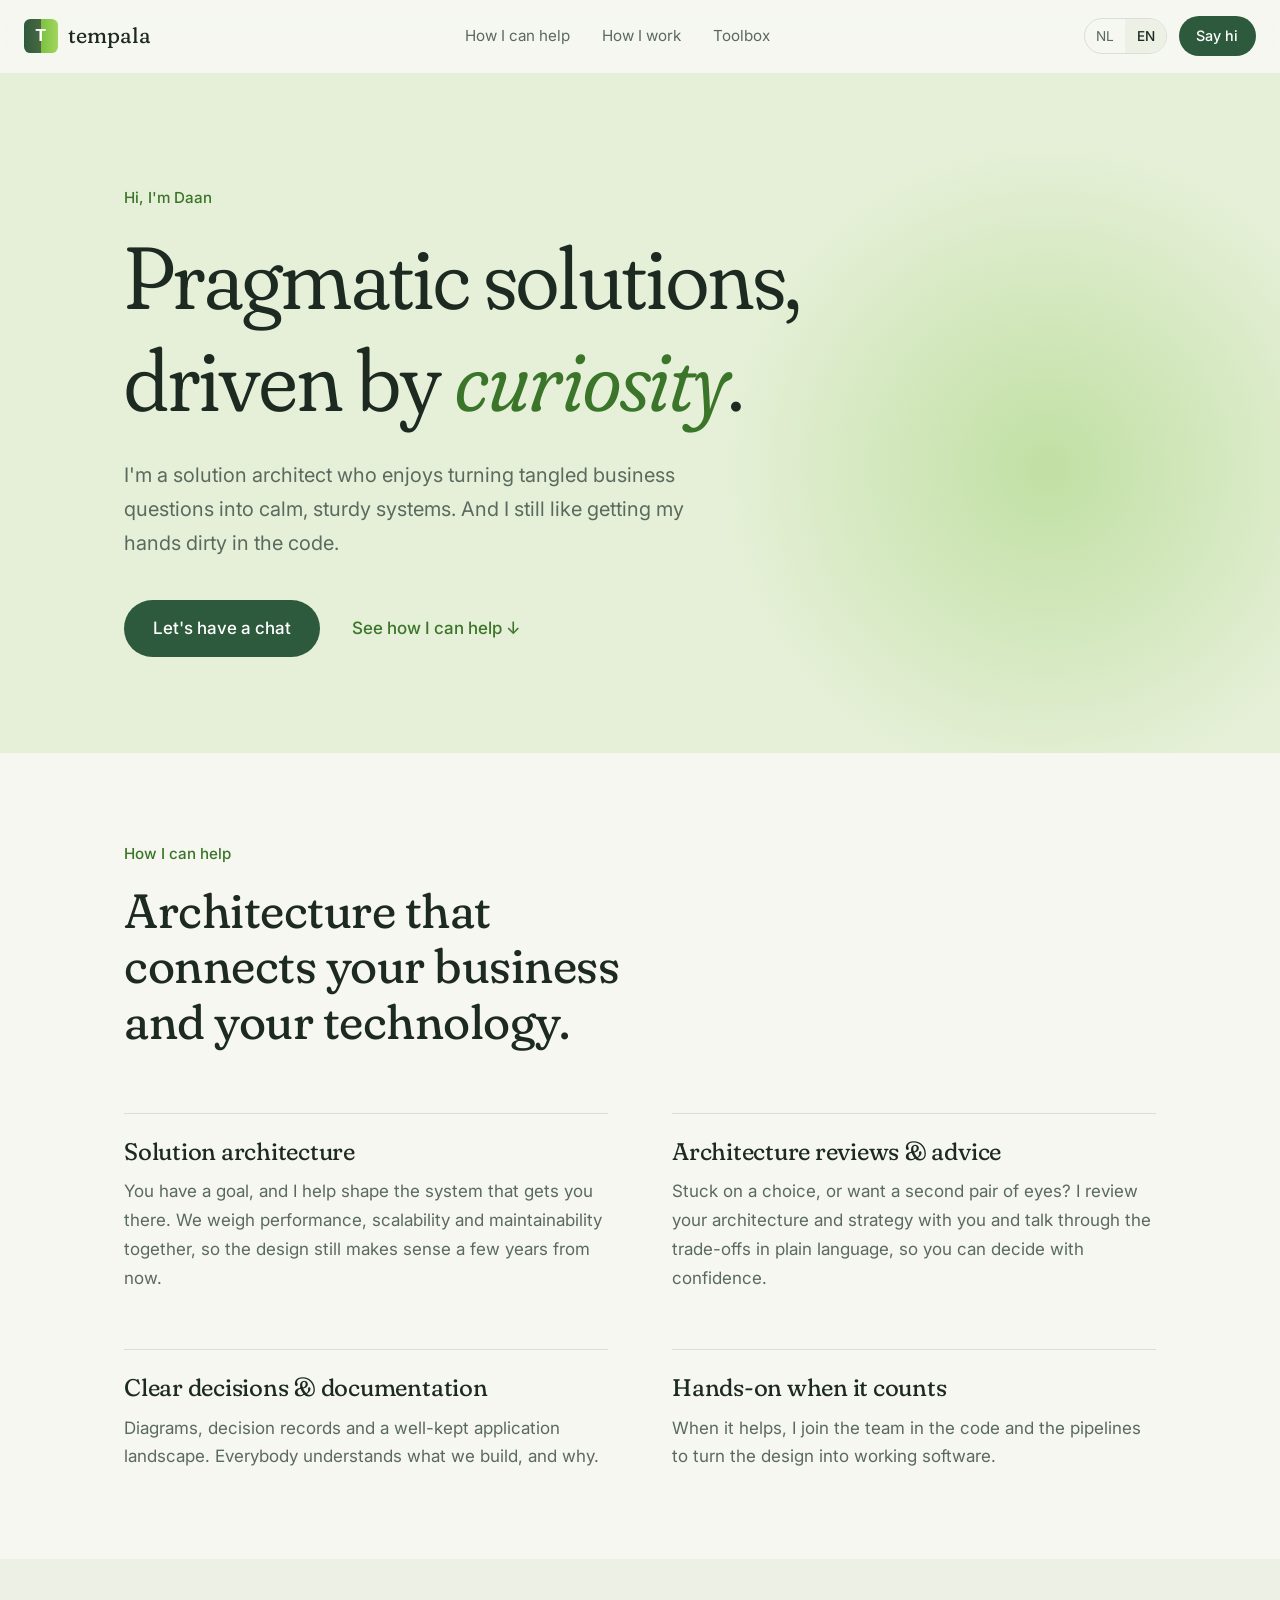
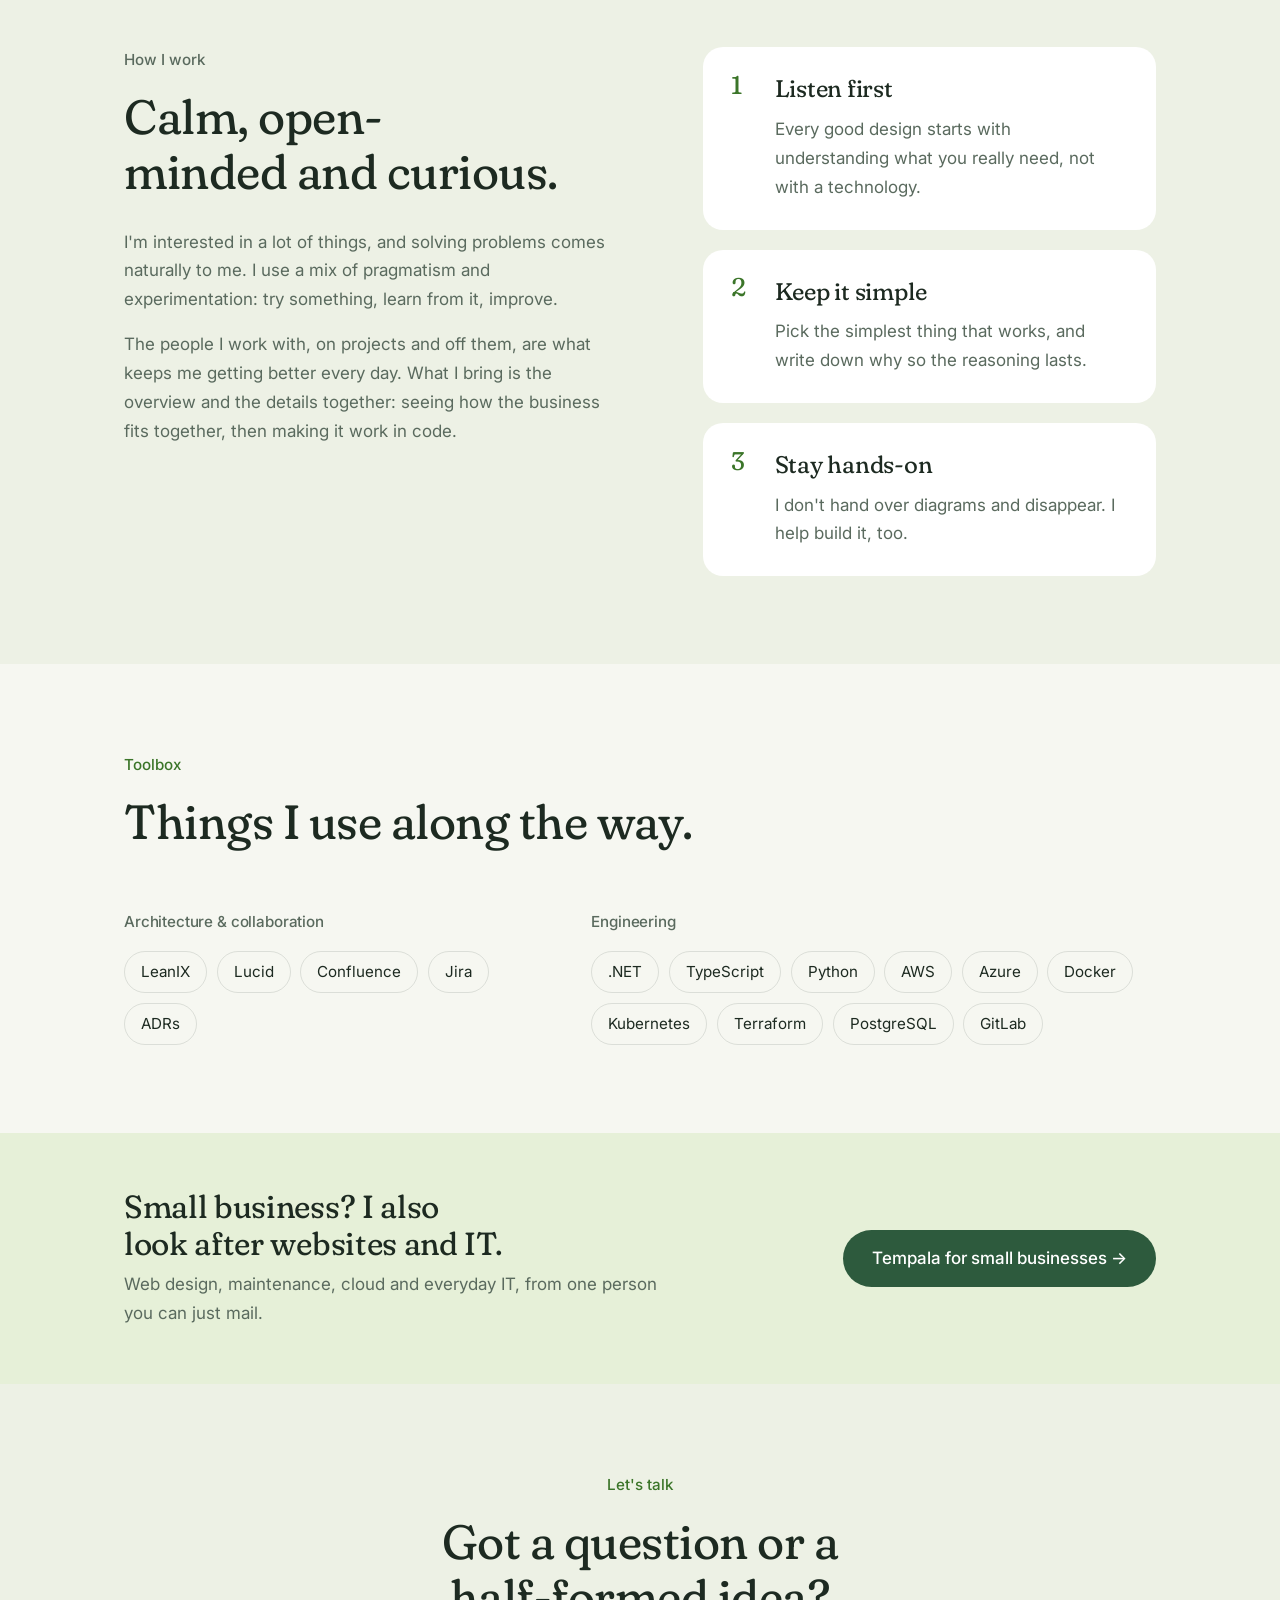
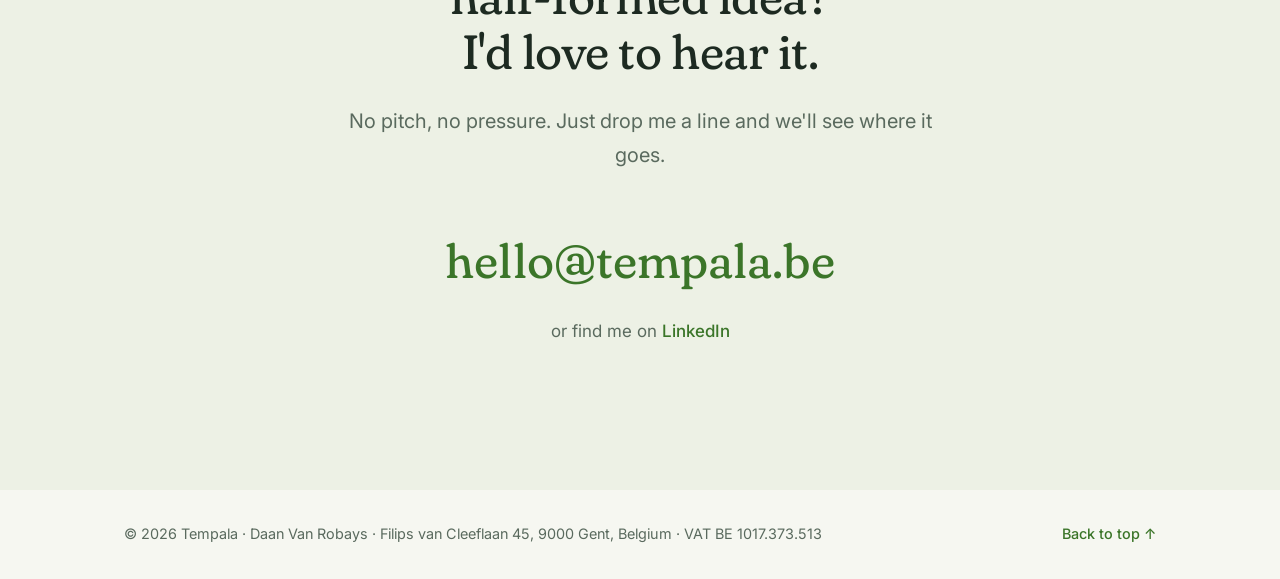
<file: index.html>
<!DOCTYPE html>
<html lang="en">
<head>
    <meta charset="UTF-8">
    <meta name="viewport" content="width=device-width, initial-scale=1.0">
    <title>Tempala</title>
    <link rel="alternate" hreflang="en" href="https://tempala.be/en/">
    <link rel="alternate" hreflang="nl" href="https://tempala.be/nl/">
    <link rel="alternate" hreflang="x-default" href="https://tempala.be/">
    <link rel="icon" type="image/svg+xml" href="favicon.svg">
    <link rel="apple-touch-icon" href="apple-touch-icon.png">
    <script>
        // Send the visitor to their language: saved choice first, then the device locale
        (function () {
            var supported = ['en', 'nl'];
            var lang = null;
            try {
                lang = localStorage.getItem('lang');
            } catch (e) {}
            if (supported.indexOf(lang) === -1) {
                lang = 'en';
                var preferred = navigator.languages || [navigator.language];
                for (var i = 0; i < preferred.length; i++) {
                    var code = (preferred[i] || '').toLowerCase().split('-')[0];
                    if (supported.indexOf(code) !== -1) {
                        lang = code;
                        break;
                    }
                }
            }
            location.replace(lang + '/index.html' + location.hash);
        })();
    </script>
    <noscript><meta http-equiv="refresh" content="0; url=en/index.html"></noscript>
</head>
<body>
    <p><a href="en/index.html">English</a> · <a href="nl/index.html">Nederlands</a></p>
</body>
</html>
</file>
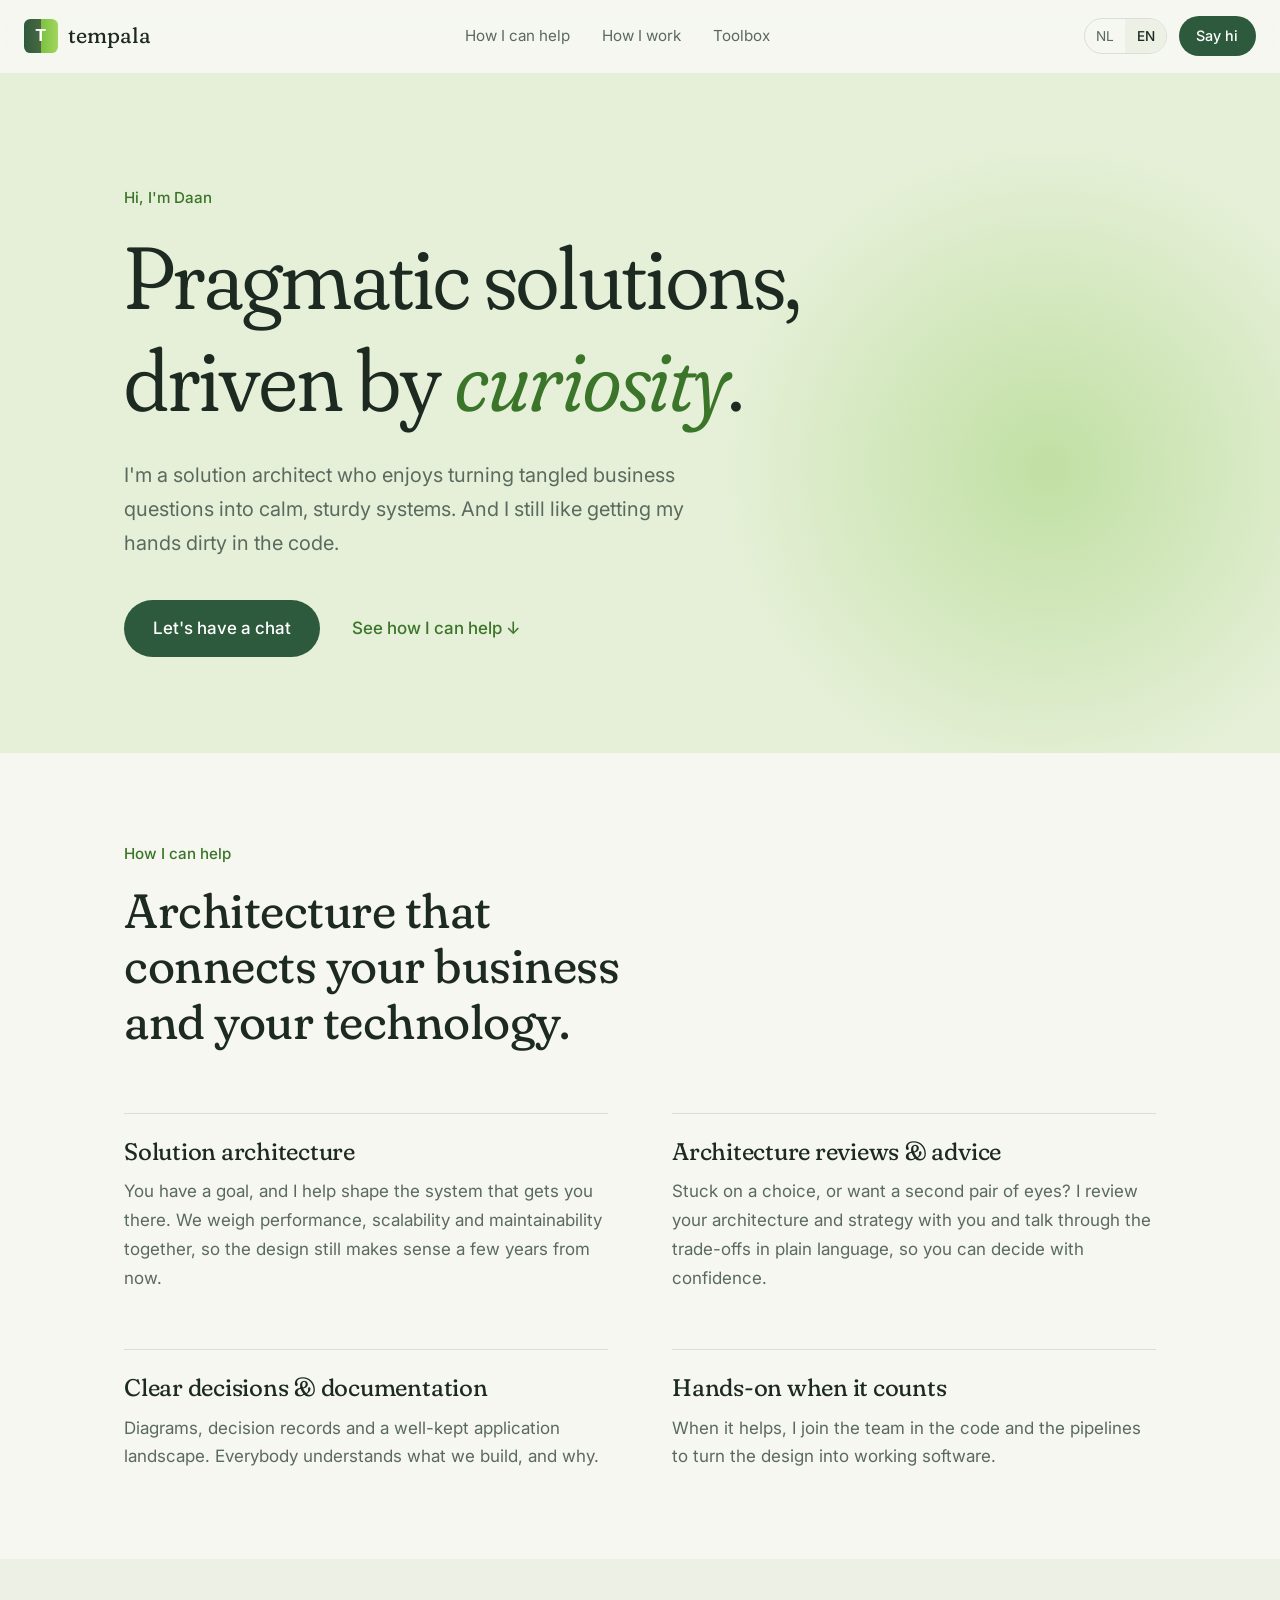
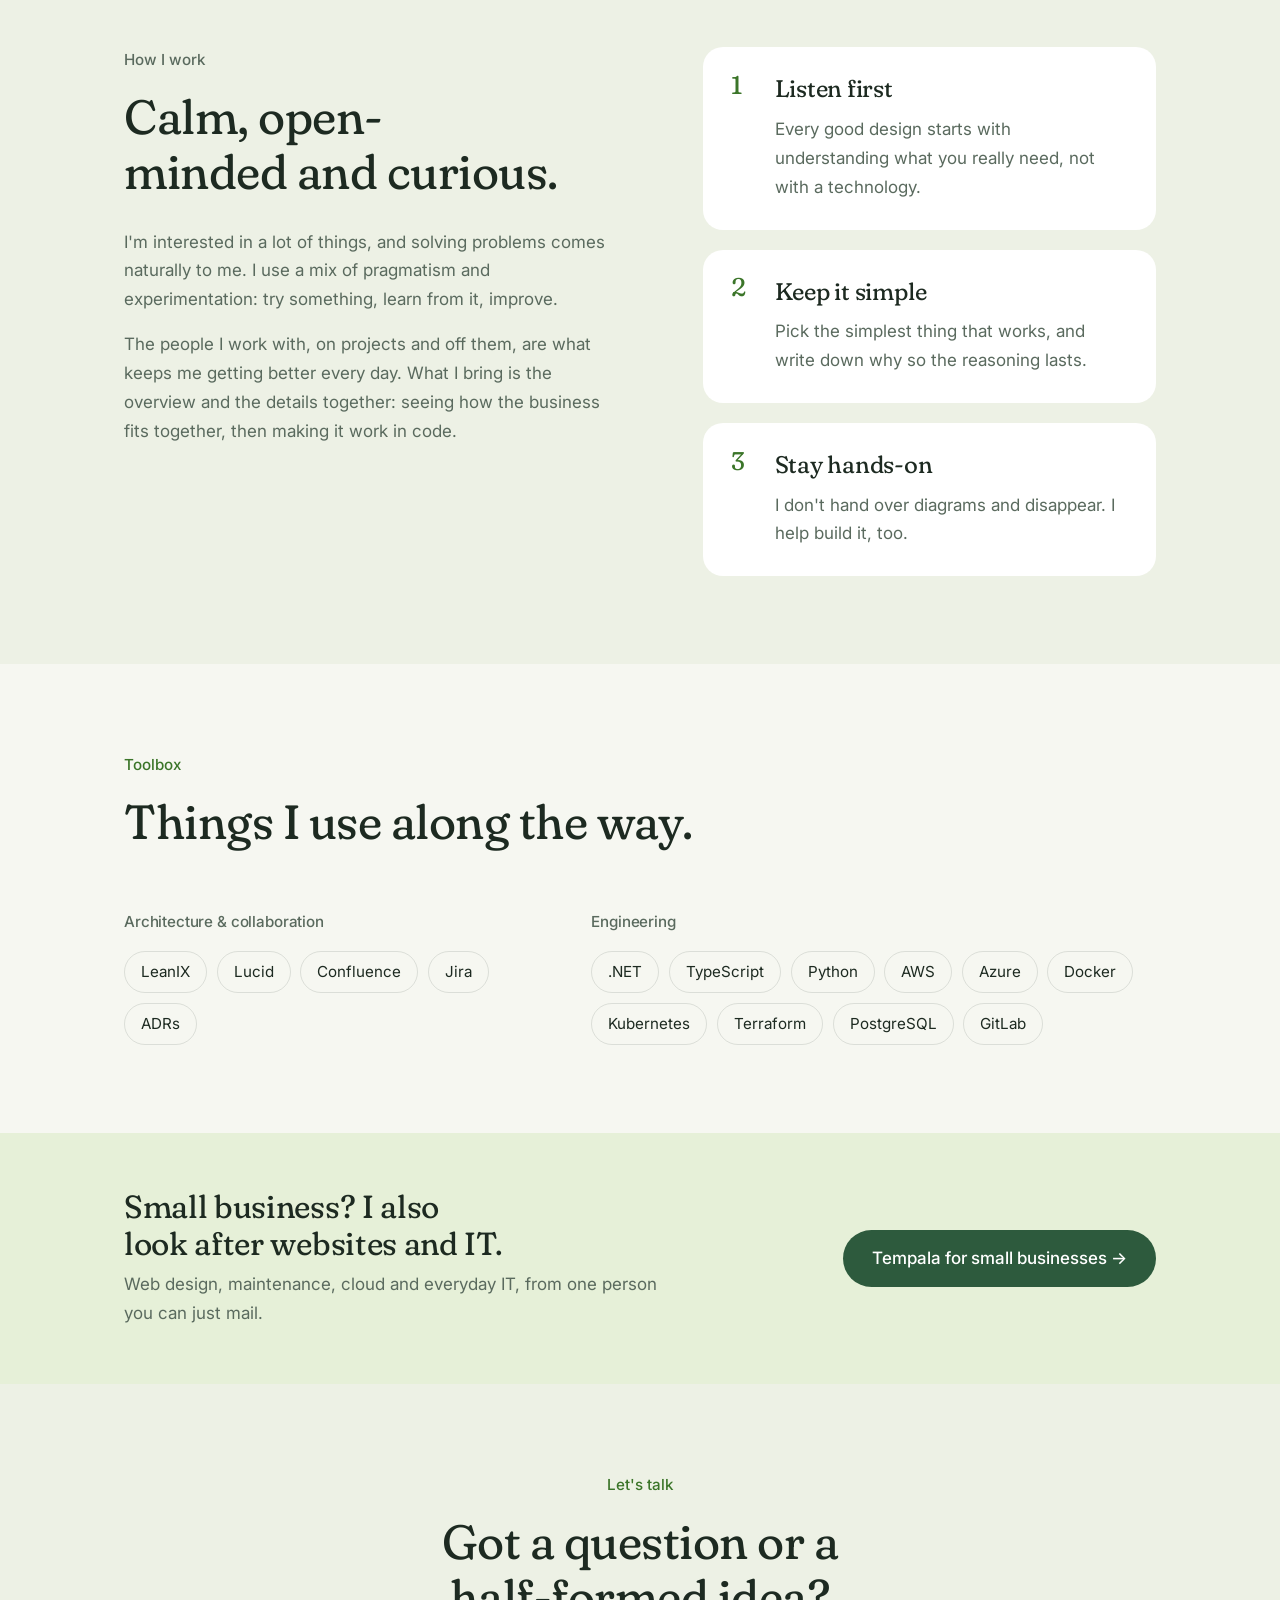
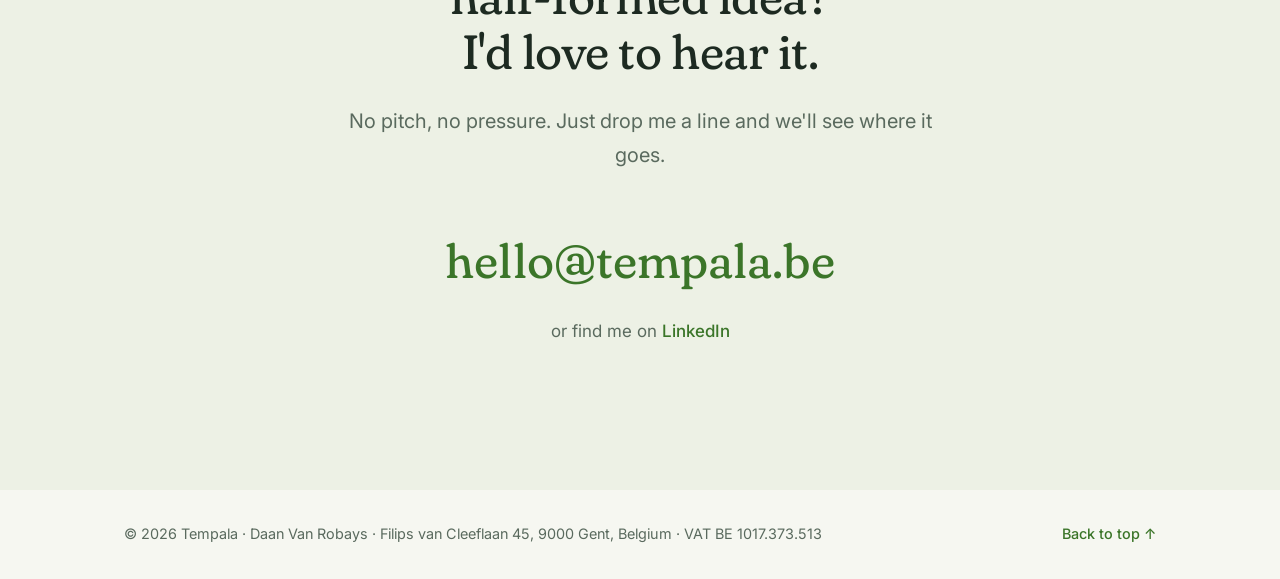
<file: en/index.html>
<!DOCTYPE html>
<html lang="en">
<head>
    <meta charset="UTF-8">
    <meta name="viewport" content="width=device-width, initial-scale=1.0">
    <title>Tempala | Solution architecture by Daan Van Robays</title>
    <meta name="description" content="Hi, I'm Daan, a solution architect in Ghent, Belgium. Through Tempala I help teams turn business goals into calm, sturdy systems with solution architecture, technical advice and hands-on engineering.">
    <meta name="robots" content="index, follow">
    <meta name="author" content="Daan Van Robays">
    <meta name="theme-color" content="#e6f0d8">
    <meta property="og:type" content="website">
    <meta property="og:site_name" content="Tempala">
    <meta property="og:title" content="Tempala | Solution architecture by Daan Van Robays">
    <meta property="og:description" content="Hi, I'm Daan, a solution architect in Ghent, Belgium. Through Tempala I help teams turn business goals into calm, sturdy systems with solution architecture, technical advice and hands-on engineering.">
    <meta property="og:url" content="https://tempala.be/en/">
    <meta property="og:image" content="https://tempala.be/og-image.png">
    <meta property="og:image:width" content="1200">
    <meta property="og:image:height" content="630">
    <meta property="og:image:alt" content="Tempala: pragmatic solutions, driven by curiosity">
    <meta property="og:locale" content="en_GB">
    <meta property="og:locale:alternate" content="nl_BE">
    <meta name="twitter:card" content="summary_large_image">
    <meta name="twitter:title" content="Tempala | Solution architecture by Daan Van Robays">
    <meta name="twitter:description" content="Hi, I'm Daan, a solution architect in Ghent, Belgium. Through Tempala I help teams turn business goals into calm, sturdy systems with solution architecture, technical advice and hands-on engineering.">
    <meta name="twitter:image" content="https://tempala.be/og-image.png">
    <link rel="canonical" href="https://tempala.be/en/">
    <link rel="alternate" hreflang="en" href="https://tempala.be/en/">
    <link rel="alternate" hreflang="nl" href="https://tempala.be/nl/">
    <link rel="alternate" hreflang="x-default" href="https://tempala.be/">
    <link rel="icon" type="image/svg+xml" href="../favicon.svg">
    <link rel="apple-touch-icon" href="../apple-touch-icon.png">
    <link rel="preconnect" href="https://fonts.googleapis.com">
    <link rel="preconnect" href="https://fonts.gstatic.com" crossorigin>
    <link href="https://fonts.googleapis.com/css2?family=Fraunces:opsz,wght,SOFT@9..144,300..600,0..100&family=Inter:wght@400;500;600&display=swap" rel="stylesheet">
    <link rel="stylesheet" href="../styles.css">
    <script type="application/ld+json">
    {
      "@context": "https://schema.org",
      "@graph": [
        {
          "@type": "ProfessionalService",
          "@id": "https://tempala.be/#business",
          "name": "Tempala",
          "url": "https://tempala.be/",
          "logo": "https://tempala.be/logo-512.png",
          "image": "https://tempala.be/og-image.png",
          "email": "hello@tempala.be",
          "founder": {
            "@id": "https://tempala.be/#daan"
          },
          "knowsLanguage": [
            "en",
            "nl"
          ],
          "makesOffer": [
            {
              "@type": "Offer",
              "itemOffered": {
                "@type": "Service",
                "name": "Solution architecture"
              }
            },
            {
              "@type": "Offer",
              "itemOffered": {
                "@type": "Service",
                "name": "Architecture reviews & advice"
              }
            },
            {
              "@type": "Offer",
              "itemOffered": {
                "@type": "Service",
                "name": "Decisions & documentation"
              }
            },
            {
              "@type": "Offer",
              "itemOffered": {
                "@type": "Service",
                "name": "Hands-on engineering"
              }
            }
          ],
          "address": {
            "@type": "PostalAddress",
            "streetAddress": "Filips van Cleeflaan 45",
            "postalCode": "9000",
            "addressLocality": "Ghent",
            "addressRegion": "Oost-Vlaanderen",
            "addressCountry": "BE"
          },
          "areaServed": [
            {
              "@type": "City",
              "name": "Ghent"
            },
            {
              "@type": "Country",
              "name": "Belgium"
            }
          ],
          "vatID": "BE1017373513"
        },
        {
          "@type": "Person",
          "@id": "https://tempala.be/#daan",
          "name": "Daan Van Robays",
          "jobTitle": "Solution Architect",
          "url": "https://tempala.be/",
          "sameAs": [
            "https://www.linkedin.com/in/daan-v-832490a5/"
          ],
          "worksFor": {
            "@id": "https://tempala.be/#business"
          },
          "homeLocation": {
            "@type": "Place",
            "name": "Ghent, Belgium"
          }
        },
        {
          "@type": "WebSite",
          "@id": "https://tempala.be/#website",
          "url": "https://tempala.be/",
          "name": "Tempala",
          "inLanguage": [
            "en",
            "nl"
          ],
          "publisher": {
            "@id": "https://tempala.be/#business"
          }
        },
        {
          "@type": "WebPage",
          "@id": "https://tempala.be/en/#webpage",
          "url": "https://tempala.be/en/",
          "name": "Tempala | Solution architecture by Daan Van Robays",
          "description": "Hi, I'm Daan, a solution architect in Ghent, Belgium. Through Tempala I help teams turn business goals into calm, sturdy systems with solution architecture, technical advice and hands-on engineering.",
          "inLanguage": "en",
          "isPartOf": {
            "@id": "https://tempala.be/#website"
          },
          "about": {
            "@id": "https://tempala.be/#business"
          }
        }
      ]
    }
    </script>
</head>
<body>
    <header class="site-header">
        <a href="#hello" class="brand" aria-label="Tempala, back to top">
            <img src="../tempala-logo.svg" alt="" class="brand-mark" width="34" height="34">
            <span class="brand-name">tempala</span>
        </a>
        <nav class="site-nav" aria-label="Main">
            <a href="#help">How I can help</a>
            <a href="#approach">How I work</a>
            <a href="#toolbox">Toolbox</a>
        </nav>
        <div class="header-actions">
            <nav class="lang-switch" aria-label="Language">
                <a href="../nl/index.html" hreflang="nl" lang="nl" data-lang="nl">NL</a>
                <a href="../en/index.html" hreflang="en" lang="en" data-lang="en" aria-current="page">EN</a>
            </nav>
            <a href="#contact" class="pill pill-small">Say hi</a>
        </div>
    </header>

    <main>
        <section id="hello" class="hello">
            <div class="hello-light" aria-hidden="true"></div>
            <div class="wrap">
                <p class="eyebrow">Hi, I'm Daan</p>
                <h1>Pragmatic solutions,<br>driven by <em>curiosity</em>.</h1>
                <p class="lead">I'm a solution architect who enjoys turning tangled business questions into calm, sturdy systems. And I still like getting my hands dirty in the code.</p>
                <div class="hello-actions">
                    <a href="#contact" class="pill">Let's have a chat</a>
                    <a href="#help" class="text-link">See how I can help <span aria-hidden="true">↓</span></a>
                </div>
            </div>
        </section>

        <section id="help" class="section">
            <div class="wrap">
                <header class="section-intro">
                    <p class="eyebrow">How I can help</p>
                    <h2>Architecture that connects your business and your technology.</h2>
                </header>
                <ul class="help-list">
                    <li class="reveal">
                        <h3>Solution architecture</h3>
                        <p>You have a goal, and I help shape the system that gets you there. We weigh performance, scalability and maintainability together, so the design still makes sense a few years from now.</p>
                    </li>
                    <li class="reveal">
                        <h3>Architecture reviews &amp; advice</h3>
                        <p>Stuck on a choice, or want a second pair of eyes? I review your architecture and strategy with you and talk through the trade-offs in plain language, so you can decide with confidence.</p>
                    </li>
                    <li class="reveal">
                        <h3>Clear decisions &amp; documentation</h3>
                        <p>Diagrams, decision records and a well-kept application landscape. Everybody understands what we build, and why.</p>
                    </li>
                    <li class="reveal">
                        <h3>Hands-on when it counts</h3>
                        <p>When it helps, I join the team in the code and the pipelines to turn the design into working software.</p>
                    </li>
                </ul>
            </div>
        </section>

        <section id="approach" class="section section-soft">
            <div class="wrap approach">
                <div class="approach-text">
                    <p class="eyebrow">How I work</p>
                    <h2>Calm, open-minded and curious.</h2>
                    <p>I'm interested in a lot of things, and solving problems comes naturally to me. I use a mix of pragmatism and experimentation: try something, learn from it, improve.</p>
                    <p>The people I work with, on projects and off them, are what keeps me getting better every day. What I bring is the overview and the details together: seeing how the business fits together, then making it work in code.</p>
                </div>
                <ol class="principles">
                    <li class="reveal">
                        <h3>Listen first</h3>
                        <p>Every good design starts with understanding what you really need, not with a technology.</p>
                    </li>
                    <li class="reveal">
                        <h3>Keep it simple</h3>
                        <p>Pick the simplest thing that works, and write down why so the reasoning lasts.</p>
                    </li>
                    <li class="reveal">
                        <h3>Stay hands-on</h3>
                        <p>I don't hand over diagrams and disappear. I help build it, too.</p>
                    </li>
                </ol>
            </div>
        </section>

        <section id="toolbox" class="section">
            <div class="wrap">
                <header class="section-intro">
                    <p class="eyebrow">Toolbox</p>
                    <h2>Things I use along the way.</h2>
                </header>
                <div class="toolbox">
                    <div class="tool-group reveal">
                        <h3>Architecture &amp; collaboration</h3>
                        <ul class="tags">
                            <li>LeanIX</li>
                            <li>Lucid</li>
                            <li>Confluence</li>
                            <li>Jira</li>
                            <li>ADRs</li>
                        </ul>
                    </div>
                    <div class="tool-group reveal">
                        <h3>Engineering</h3>
                        <ul class="tags">
                            <li>.NET</li>
                            <li>TypeScript</li>
                            <li>Python</li>
                            <li>AWS</li>
                            <li>Azure</li>
                            <li>Docker</li>
                            <li>Kubernetes</li>
                            <li>Terraform</li>
                            <li>PostgreSQL</li>
                            <li>GitLab</li>
                        </ul>
                    </div>
                </div>
            </div>
        </section>

        <section class="bridge">
            <div class="wrap">
                <div>
                    <h2>Small business? I also look after websites and IT.</h2>
                    <p>Web design, maintenance, cloud and everyday IT, from one person you can just mail.</p>
                </div>
                <a href="../en/small-business.html" class="pill">Tempala for small businesses <span aria-hidden="true">→</span></a>
            </div>
        </section>

        <section id="contact" class="section section-soft contact">
            <div class="wrap">
                <p class="eyebrow">Let's talk</p>
                <h2>Got a question or a half-formed idea?<br>I'd love to hear it.</h2>
                <p class="lead">No pitch, no pressure. Just drop me a line and we'll see where it goes.</p>
                <a href="mailto:hello@tempala.be" class="contact-email">hello@tempala.be</a>
                <p class="contact-alt">or find me on <a href="https://www.linkedin.com/in/daan-v-832490a5/" class="text-link">LinkedIn</a></p>
            </div>
        </section>
    </main>

    <footer class="site-footer">
        <div class="wrap">
            <span>&copy; <span id="year">2026</span> Tempala · Daan Van Robays · Filips van Cleeflaan 45, 9000 Gent, Belgium · VAT BE 1017.373.513</span>
            <a href="#hello" class="text-link">Back to top <span aria-hidden="true">↑</span></a>
        </div>
    </footer>

    <script src="../script.js"></script>
</body>
</html>
</file>
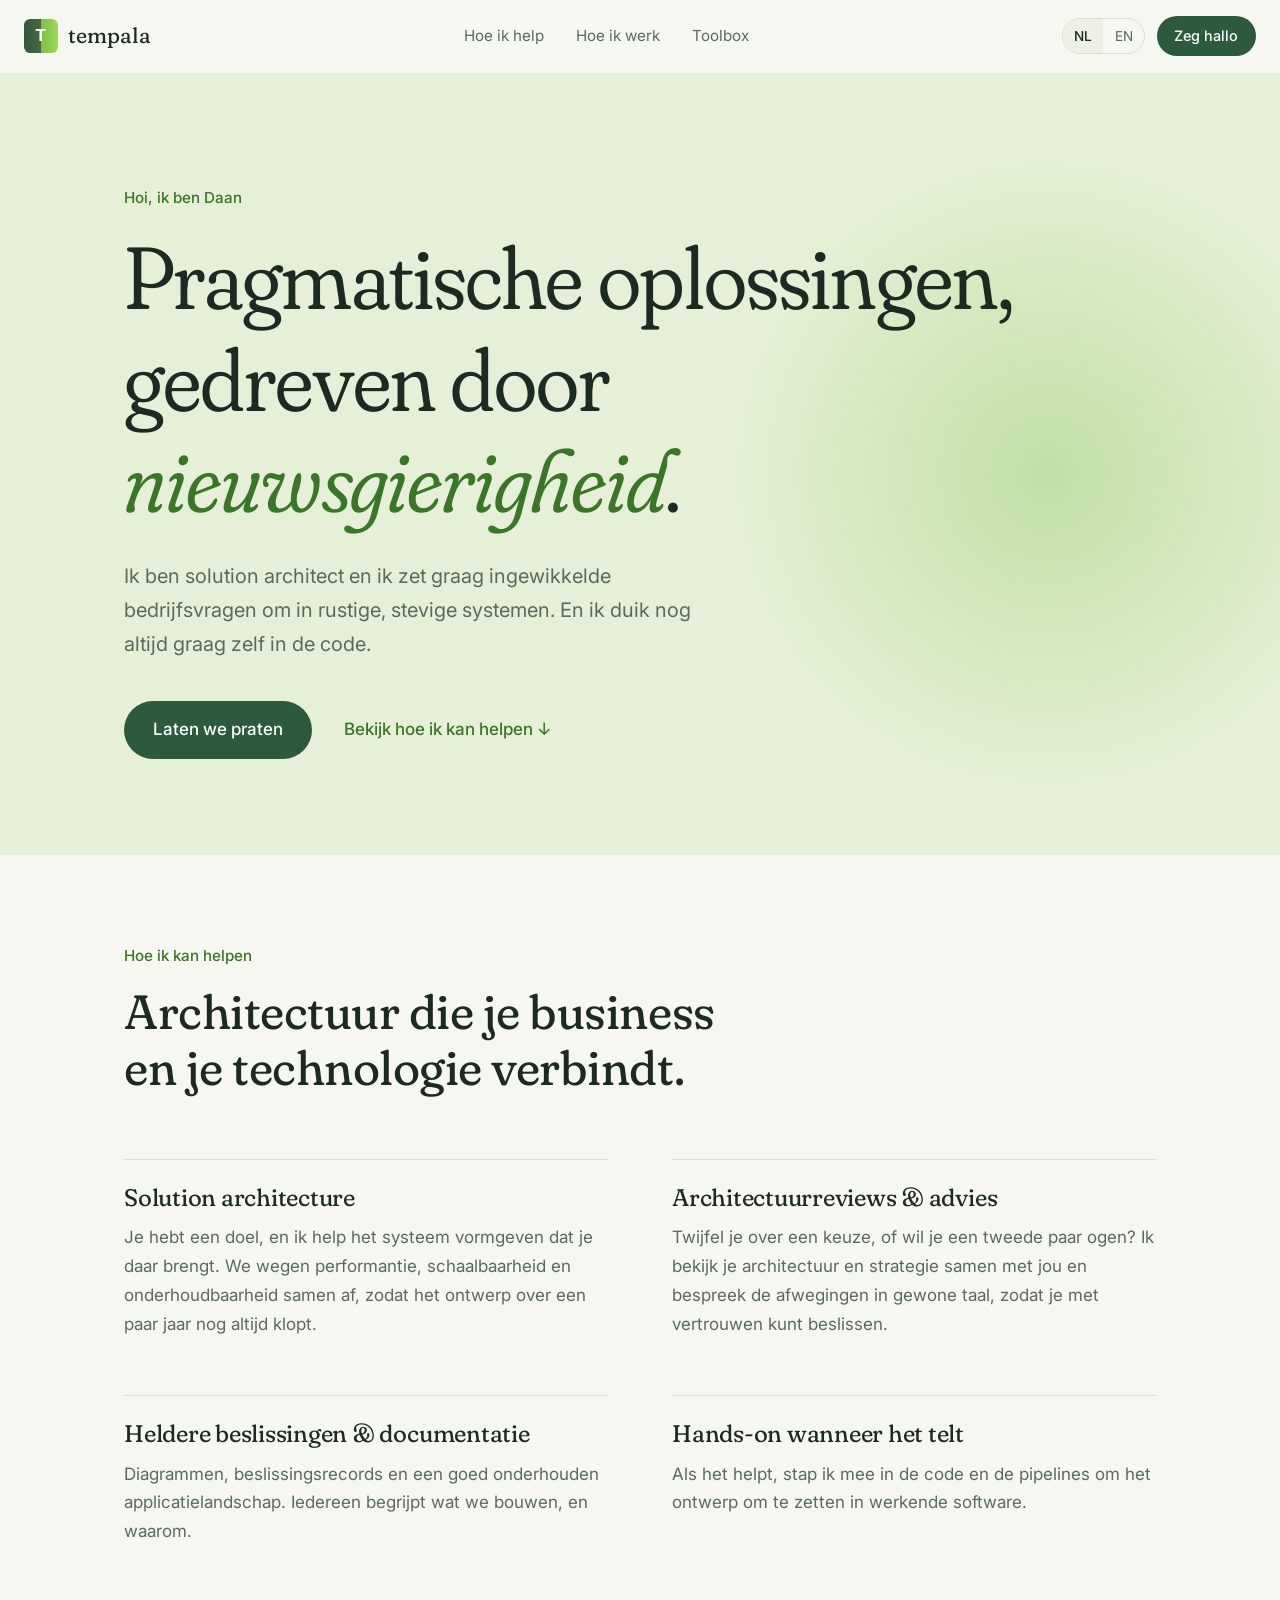
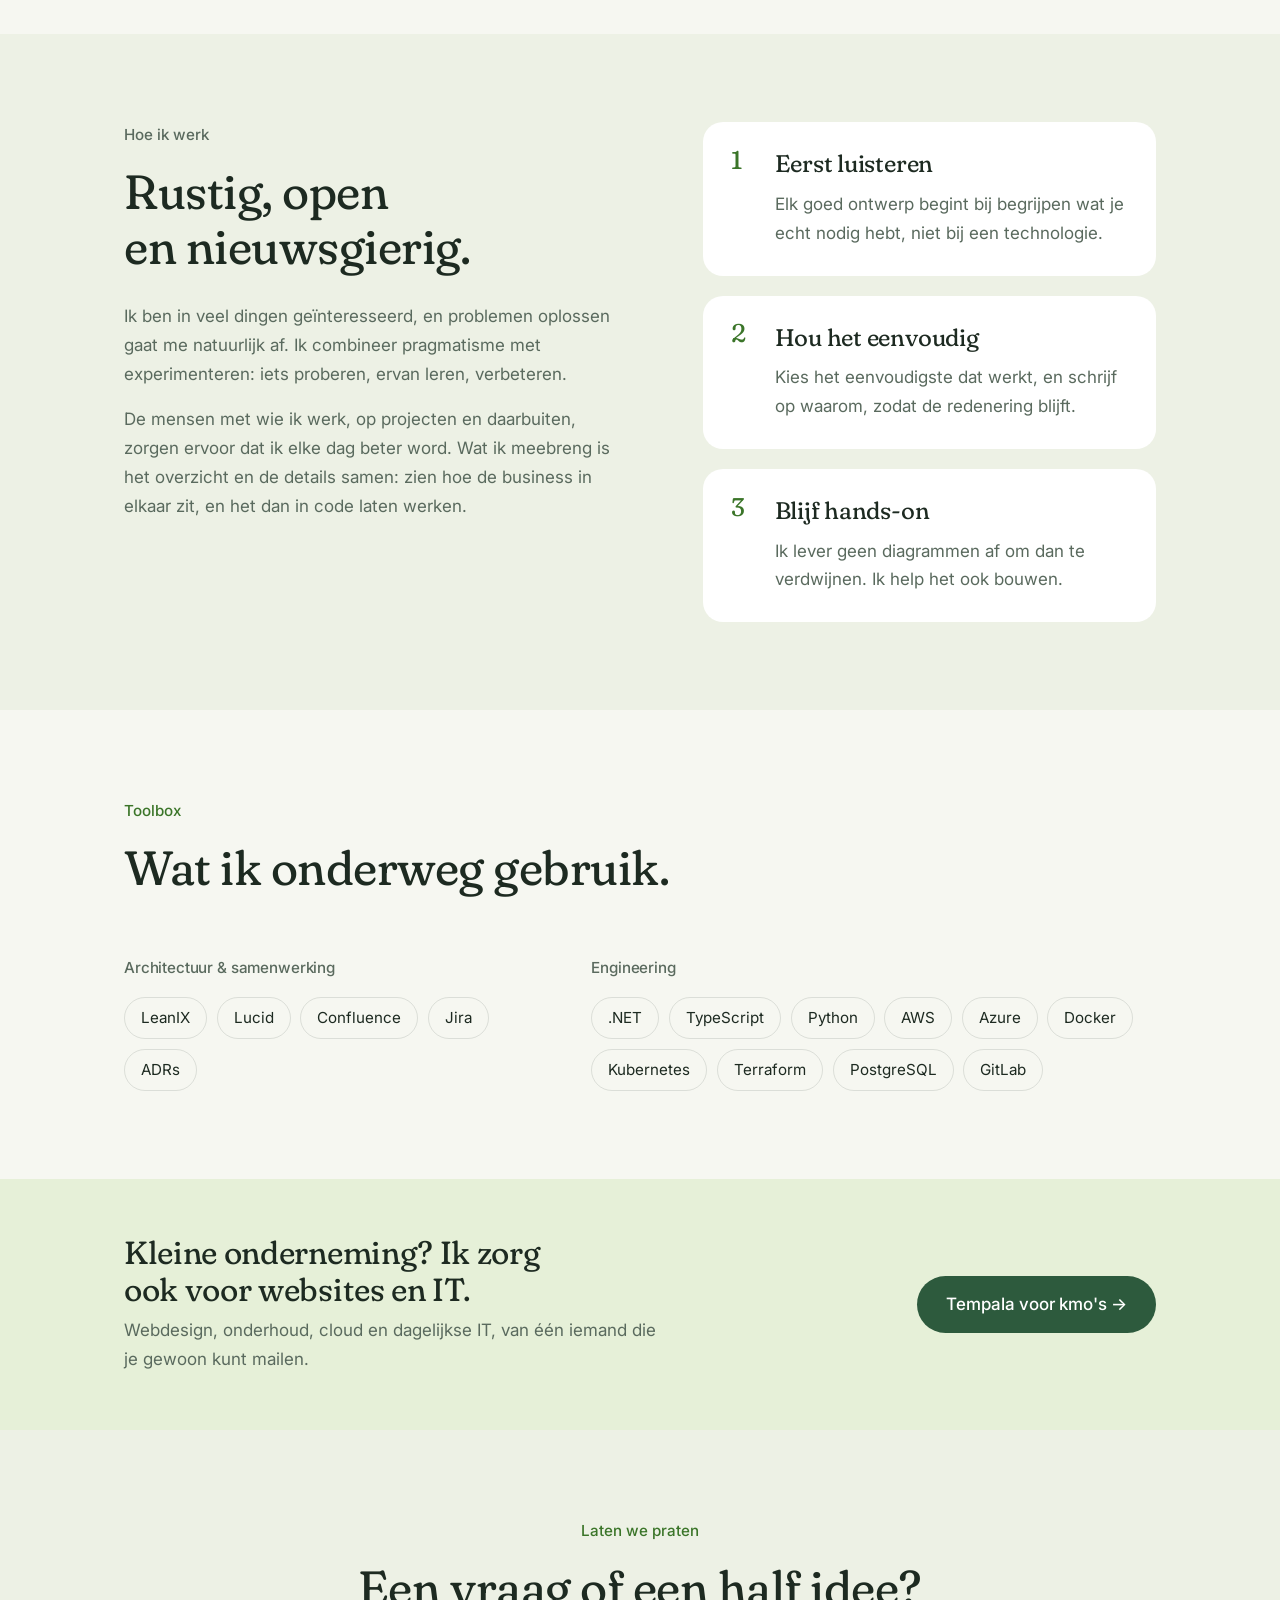
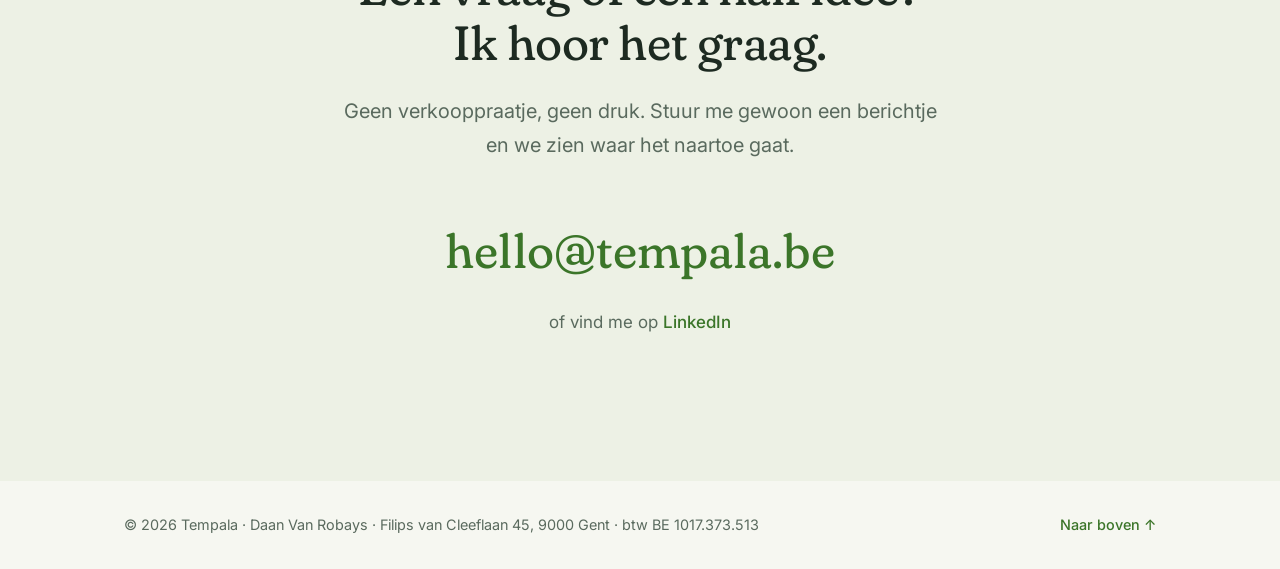
<file: nl/index.html>
<!DOCTYPE html>
<html lang="nl">
<head>
    <meta charset="UTF-8">
    <meta name="viewport" content="width=device-width, initial-scale=1.0">
    <title>Tempala | Solution architecture door Daan Van Robays</title>
    <meta name="description" content="Hoi, ik ben Daan, solution architect in Gent. Met Tempala help ik teams om bedrijfsdoelen om te zetten in rustige, stevige systemen met solution architecture, technisch advies en hands-on engineering.">
    <meta name="robots" content="index, follow">
    <meta name="author" content="Daan Van Robays">
    <meta name="theme-color" content="#e6f0d8">
    <meta property="og:type" content="website">
    <meta property="og:site_name" content="Tempala">
    <meta property="og:title" content="Tempala | Solution architecture door Daan Van Robays">
    <meta property="og:description" content="Hoi, ik ben Daan, solution architect in Gent. Met Tempala help ik teams om bedrijfsdoelen om te zetten in rustige, stevige systemen met solution architecture, technisch advies en hands-on engineering.">
    <meta property="og:url" content="https://tempala.be/nl/">
    <meta property="og:image" content="https://tempala.be/og-image.png">
    <meta property="og:image:width" content="1200">
    <meta property="og:image:height" content="630">
    <meta property="og:image:alt" content="Tempala: pragmatic solutions, driven by curiosity">
    <meta property="og:locale" content="nl_BE">
    <meta property="og:locale:alternate" content="en_GB">
    <meta name="twitter:card" content="summary_large_image">
    <meta name="twitter:title" content="Tempala | Solution architecture door Daan Van Robays">
    <meta name="twitter:description" content="Hoi, ik ben Daan, solution architect in Gent. Met Tempala help ik teams om bedrijfsdoelen om te zetten in rustige, stevige systemen met solution architecture, technisch advies en hands-on engineering.">
    <meta name="twitter:image" content="https://tempala.be/og-image.png">
    <link rel="canonical" href="https://tempala.be/nl/">
    <link rel="alternate" hreflang="en" href="https://tempala.be/en/">
    <link rel="alternate" hreflang="nl" href="https://tempala.be/nl/">
    <link rel="alternate" hreflang="x-default" href="https://tempala.be/">
    <link rel="icon" type="image/svg+xml" href="../favicon.svg">
    <link rel="apple-touch-icon" href="../apple-touch-icon.png">
    <link rel="preconnect" href="https://fonts.googleapis.com">
    <link rel="preconnect" href="https://fonts.gstatic.com" crossorigin>
    <link href="https://fonts.googleapis.com/css2?family=Fraunces:opsz,wght,SOFT@9..144,300..600,0..100&family=Inter:wght@400;500;600&display=swap" rel="stylesheet">
    <link rel="stylesheet" href="../styles.css">
    <script type="application/ld+json">
    {
      "@context": "https://schema.org",
      "@graph": [
        {
          "@type": "ProfessionalService",
          "@id": "https://tempala.be/#business",
          "name": "Tempala",
          "url": "https://tempala.be/",
          "logo": "https://tempala.be/logo-512.png",
          "image": "https://tempala.be/og-image.png",
          "email": "hello@tempala.be",
          "founder": {
            "@id": "https://tempala.be/#daan"
          },
          "knowsLanguage": [
            "en",
            "nl"
          ],
          "makesOffer": [
            {
              "@type": "Offer",
              "itemOffered": {
                "@type": "Service",
                "name": "Solution architecture"
              }
            },
            {
              "@type": "Offer",
              "itemOffered": {
                "@type": "Service",
                "name": "Architectuurreviews & advies"
              }
            },
            {
              "@type": "Offer",
              "itemOffered": {
                "@type": "Service",
                "name": "Beslissingen & documentatie"
              }
            },
            {
              "@type": "Offer",
              "itemOffered": {
                "@type": "Service",
                "name": "Hands-on engineering"
              }
            }
          ],
          "address": {
            "@type": "PostalAddress",
            "streetAddress": "Filips van Cleeflaan 45",
            "postalCode": "9000",
            "addressLocality": "Gent",
            "addressRegion": "Oost-Vlaanderen",
            "addressCountry": "BE"
          },
          "areaServed": [
            {
              "@type": "City",
              "name": "Gent"
            },
            {
              "@type": "Country",
              "name": "België"
            }
          ],
          "vatID": "BE1017373513"
        },
        {
          "@type": "Person",
          "@id": "https://tempala.be/#daan",
          "name": "Daan Van Robays",
          "jobTitle": "Solution Architect",
          "url": "https://tempala.be/",
          "sameAs": [
            "https://www.linkedin.com/in/daan-v-832490a5/"
          ],
          "worksFor": {
            "@id": "https://tempala.be/#business"
          },
          "homeLocation": {
            "@type": "Place",
            "name": "Gent, België"
          }
        },
        {
          "@type": "WebSite",
          "@id": "https://tempala.be/#website",
          "url": "https://tempala.be/",
          "name": "Tempala",
          "inLanguage": [
            "en",
            "nl"
          ],
          "publisher": {
            "@id": "https://tempala.be/#business"
          }
        },
        {
          "@type": "WebPage",
          "@id": "https://tempala.be/nl/#webpage",
          "url": "https://tempala.be/nl/",
          "name": "Tempala | Solution architecture door Daan Van Robays",
          "description": "Hoi, ik ben Daan, solution architect in Gent. Met Tempala help ik teams om bedrijfsdoelen om te zetten in rustige, stevige systemen met solution architecture, technisch advies en hands-on engineering.",
          "inLanguage": "nl",
          "isPartOf": {
            "@id": "https://tempala.be/#website"
          },
          "about": {
            "@id": "https://tempala.be/#business"
          }
        }
      ]
    }
    </script>
</head>
<body>
    <header class="site-header">
        <a href="#hello" class="brand" aria-label="Tempala, back to top">
            <img src="../tempala-logo.svg" alt="" class="brand-mark" width="34" height="34">
            <span class="brand-name">tempala</span>
        </a>
        <nav class="site-nav" aria-label="Main">
            <a href="#help">Hoe ik help</a>
            <a href="#approach">Hoe ik werk</a>
            <a href="#toolbox">Toolbox</a>
        </nav>
        <div class="header-actions">
            <nav class="lang-switch" aria-label="Language">
                <a href="../nl/index.html" hreflang="nl" lang="nl" data-lang="nl" aria-current="page">NL</a>
                <a href="../en/index.html" hreflang="en" lang="en" data-lang="en">EN</a>
            </nav>
            <a href="#contact" class="pill pill-small">Zeg hallo</a>
        </div>
    </header>

    <main>
        <section id="hello" class="hello">
            <div class="hello-light" aria-hidden="true"></div>
            <div class="wrap">
                <p class="eyebrow">Hoi, ik ben Daan</p>
                <h1>Pragmatische oplossingen,<br>gedreven door <em>nieuwsgierigheid</em>.</h1>
                <p class="lead">Ik ben solution architect en ik zet graag ingewikkelde bedrijfsvragen om in rustige, stevige systemen. En ik duik nog altijd graag zelf in de code.</p>
                <div class="hello-actions">
                    <a href="#contact" class="pill">Laten we praten</a>
                    <a href="#help" class="text-link">Bekijk hoe ik kan helpen <span aria-hidden="true">↓</span></a>
                </div>
            </div>
        </section>

        <section id="help" class="section">
            <div class="wrap">
                <header class="section-intro">
                    <p class="eyebrow">Hoe ik kan helpen</p>
                    <h2>Architectuur die je business en je technologie verbindt.</h2>
                </header>
                <ul class="help-list">
                    <li class="reveal">
                        <h3>Solution architecture</h3>
                        <p>Je hebt een doel, en ik help het systeem vormgeven dat je daar brengt. We wegen performantie, schaalbaarheid en onderhoudbaarheid samen af, zodat het ontwerp over een paar jaar nog altijd klopt.</p>
                    </li>
                    <li class="reveal">
                        <h3>Architectuurreviews &amp; advies</h3>
                        <p>Twijfel je over een keuze, of wil je een tweede paar ogen? Ik bekijk je architectuur en strategie samen met jou en bespreek de afwegingen in gewone taal, zodat je met vertrouwen kunt beslissen.</p>
                    </li>
                    <li class="reveal">
                        <h3>Heldere beslissingen &amp; documentatie</h3>
                        <p>Diagrammen, beslissingsrecords en een goed onderhouden applicatielandschap. Iedereen begrijpt wat we bouwen, en waarom.</p>
                    </li>
                    <li class="reveal">
                        <h3>Hands-on wanneer het telt</h3>
                        <p>Als het helpt, stap ik mee in de code en de pipelines om het ontwerp om te zetten in werkende software.</p>
                    </li>
                </ul>
            </div>
        </section>

        <section id="approach" class="section section-soft">
            <div class="wrap approach">
                <div class="approach-text">
                    <p class="eyebrow">Hoe ik werk</p>
                    <h2>Rustig, open en nieuwsgierig.</h2>
                    <p>Ik ben in veel dingen geïnteresseerd, en problemen oplossen gaat me natuurlijk af. Ik combineer pragmatisme met experimenteren: iets proberen, ervan leren, verbeteren.</p>
                    <p>De mensen met wie ik werk, op projecten en daarbuiten, zorgen ervoor dat ik elke dag beter word. Wat ik meebreng is het overzicht en de details samen: zien hoe de business in elkaar zit, en het dan in code laten werken.</p>
                </div>
                <ol class="principles">
                    <li class="reveal">
                        <h3>Eerst luisteren</h3>
                        <p>Elk goed ontwerp begint bij begrijpen wat je echt nodig hebt, niet bij een technologie.</p>
                    </li>
                    <li class="reveal">
                        <h3>Hou het eenvoudig</h3>
                        <p>Kies het eenvoudigste dat werkt, en schrijf op waarom, zodat de redenering blijft.</p>
                    </li>
                    <li class="reveal">
                        <h3>Blijf hands-on</h3>
                        <p>Ik lever geen diagrammen af om dan te verdwijnen. Ik help het ook bouwen.</p>
                    </li>
                </ol>
            </div>
        </section>

        <section id="toolbox" class="section">
            <div class="wrap">
                <header class="section-intro">
                    <p class="eyebrow">Toolbox</p>
                    <h2>Wat ik onderweg gebruik.</h2>
                </header>
                <div class="toolbox">
                    <div class="tool-group reveal">
                        <h3>Architectuur &amp; samenwerking</h3>
                        <ul class="tags">
                            <li>LeanIX</li>
                            <li>Lucid</li>
                            <li>Confluence</li>
                            <li>Jira</li>
                            <li>ADRs</li>
                        </ul>
                    </div>
                    <div class="tool-group reveal">
                        <h3>Engineering</h3>
                        <ul class="tags">
                            <li>.NET</li>
                            <li>TypeScript</li>
                            <li>Python</li>
                            <li>AWS</li>
                            <li>Azure</li>
                            <li>Docker</li>
                            <li>Kubernetes</li>
                            <li>Terraform</li>
                            <li>PostgreSQL</li>
                            <li>GitLab</li>
                        </ul>
                    </div>
                </div>
            </div>
        </section>

        <section class="bridge">
            <div class="wrap">
                <div>
                    <h2>Kleine onderneming? Ik zorg ook voor websites en IT.</h2>
                    <p>Webdesign, onderhoud, cloud en dagelijkse IT, van één iemand die je gewoon kunt mailen.</p>
                </div>
                <a href="../nl/small-business.html" class="pill">Tempala voor kmo's <span aria-hidden="true">→</span></a>
            </div>
        </section>

        <section id="contact" class="section section-soft contact">
            <div class="wrap">
                <p class="eyebrow">Laten we praten</p>
                <h2>Een vraag of een half idee?<br>Ik hoor het graag.</h2>
                <p class="lead">Geen verkooppraatje, geen druk. Stuur me gewoon een berichtje en we zien waar het naartoe gaat.</p>
                <a href="mailto:hello@tempala.be" class="contact-email">hello@tempala.be</a>
                <p class="contact-alt">of vind me op <a href="https://www.linkedin.com/in/daan-v-832490a5/" class="text-link">LinkedIn</a></p>
            </div>
        </section>
    </main>

    <footer class="site-footer">
        <div class="wrap">
            <span>&copy; <span id="year">2026</span> Tempala · Daan Van Robays · Filips van Cleeflaan 45, 9000 Gent · btw BE 1017.373.513</span>
            <a href="#hello" class="text-link">Naar boven <span aria-hidden="true">↑</span></a>
        </div>
    </footer>

    <script src="../script.js"></script>
</body>
</html>
</file>
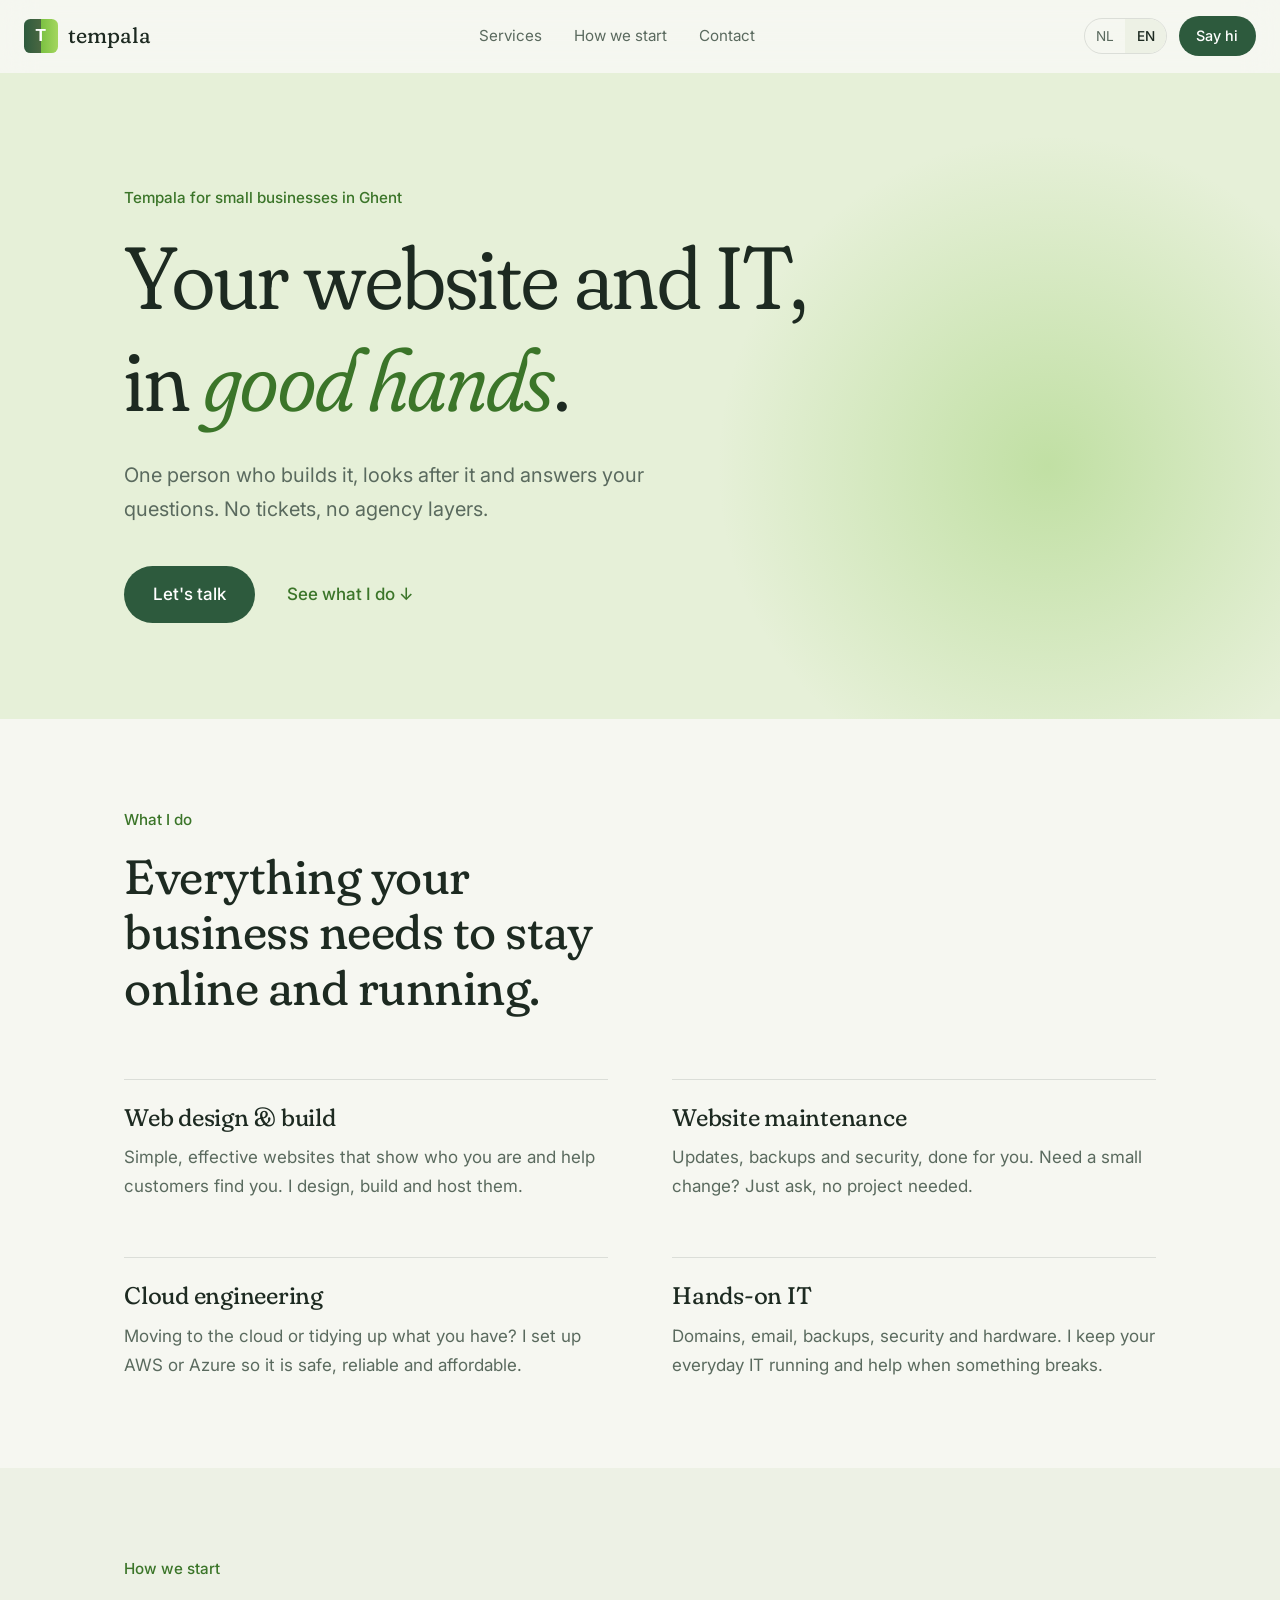
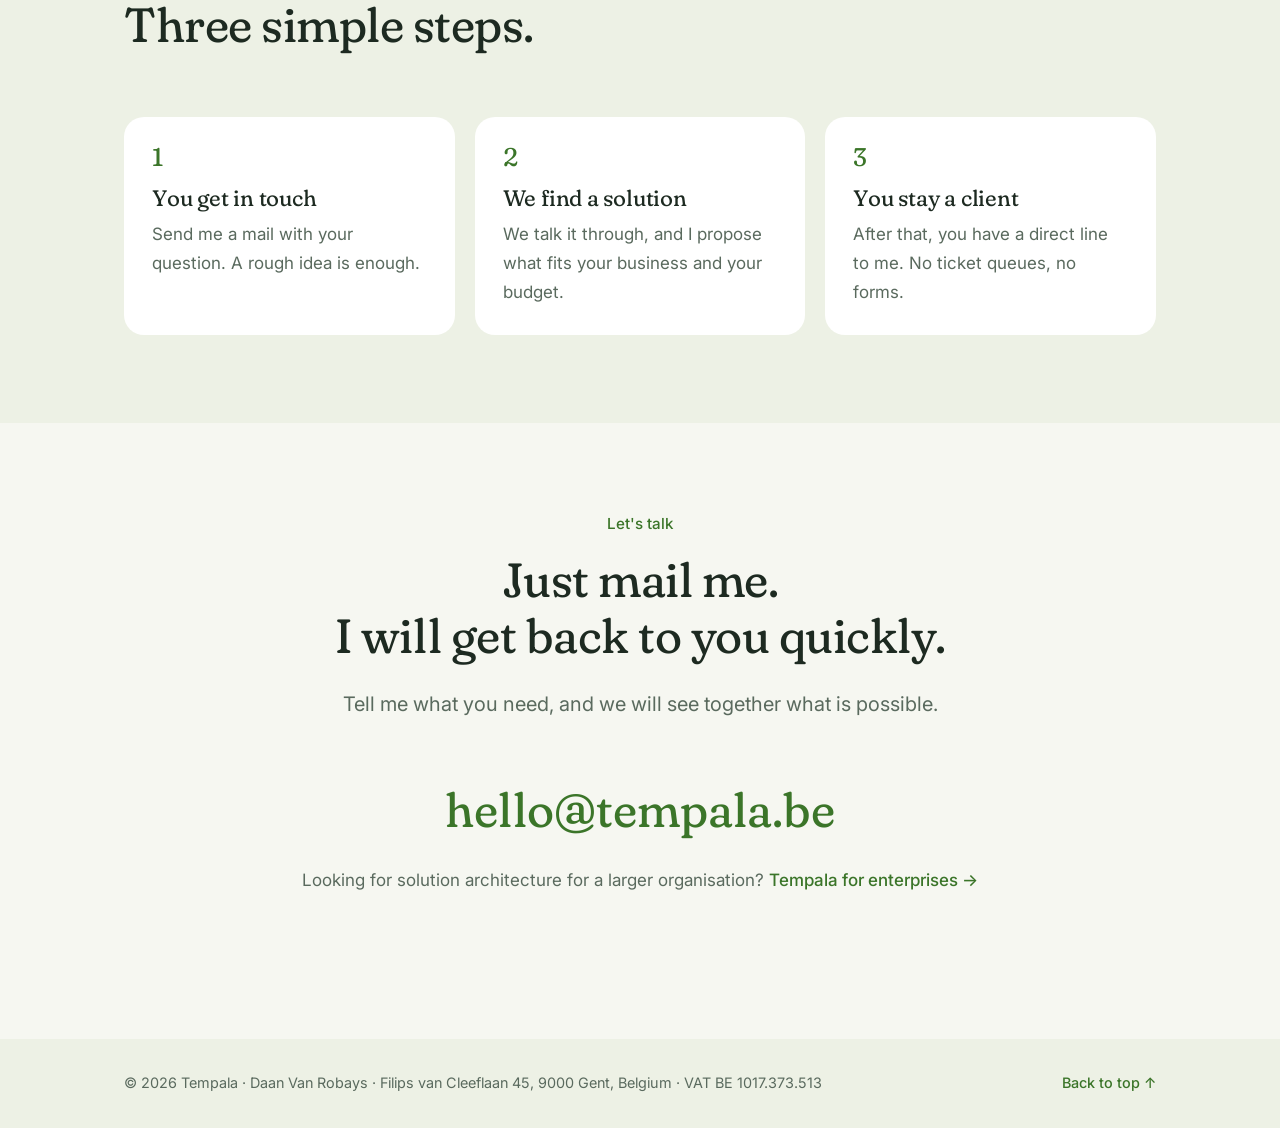
<file: small-business.html>
<!DOCTYPE html>
<html lang="en">
<head>
    <meta charset="UTF-8">
    <meta name="viewport" content="width=device-width, initial-scale=1.0">
    <title>Tempala</title>
    <link rel="alternate" hreflang="en" href="https://tempala.be/en/small-business">
    <link rel="alternate" hreflang="nl" href="https://tempala.be/nl/small-business">
    <link rel="alternate" hreflang="x-default" href="https://tempala.be/small-business">
    <link rel="icon" type="image/svg+xml" href="favicon.svg">
    <link rel="apple-touch-icon" href="apple-touch-icon.png">
    <script>
        // Send the visitor to their language: saved choice first, then the device locale
        (function () {
            var supported = ['en', 'nl'];
            var lang = null;
            try {
                lang = localStorage.getItem('lang');
            } catch (e) {}
            if (supported.indexOf(lang) === -1) {
                lang = 'en';
                var preferred = navigator.languages || [navigator.language];
                for (var i = 0; i < preferred.length; i++) {
                    var code = (preferred[i] || '').toLowerCase().split('-')[0];
                    if (supported.indexOf(code) !== -1) {
                        lang = code;
                        break;
                    }
                }
            }
            location.replace(lang + '/small-business.html' + location.hash);
        })();
    </script>
    <noscript><meta http-equiv="refresh" content="0; url=en/small-business.html"></noscript>
</head>
<body>
    <p><a href="en/small-business.html">English</a> · <a href="nl/small-business.html">Nederlands</a></p>
</body>
</html>
</file>
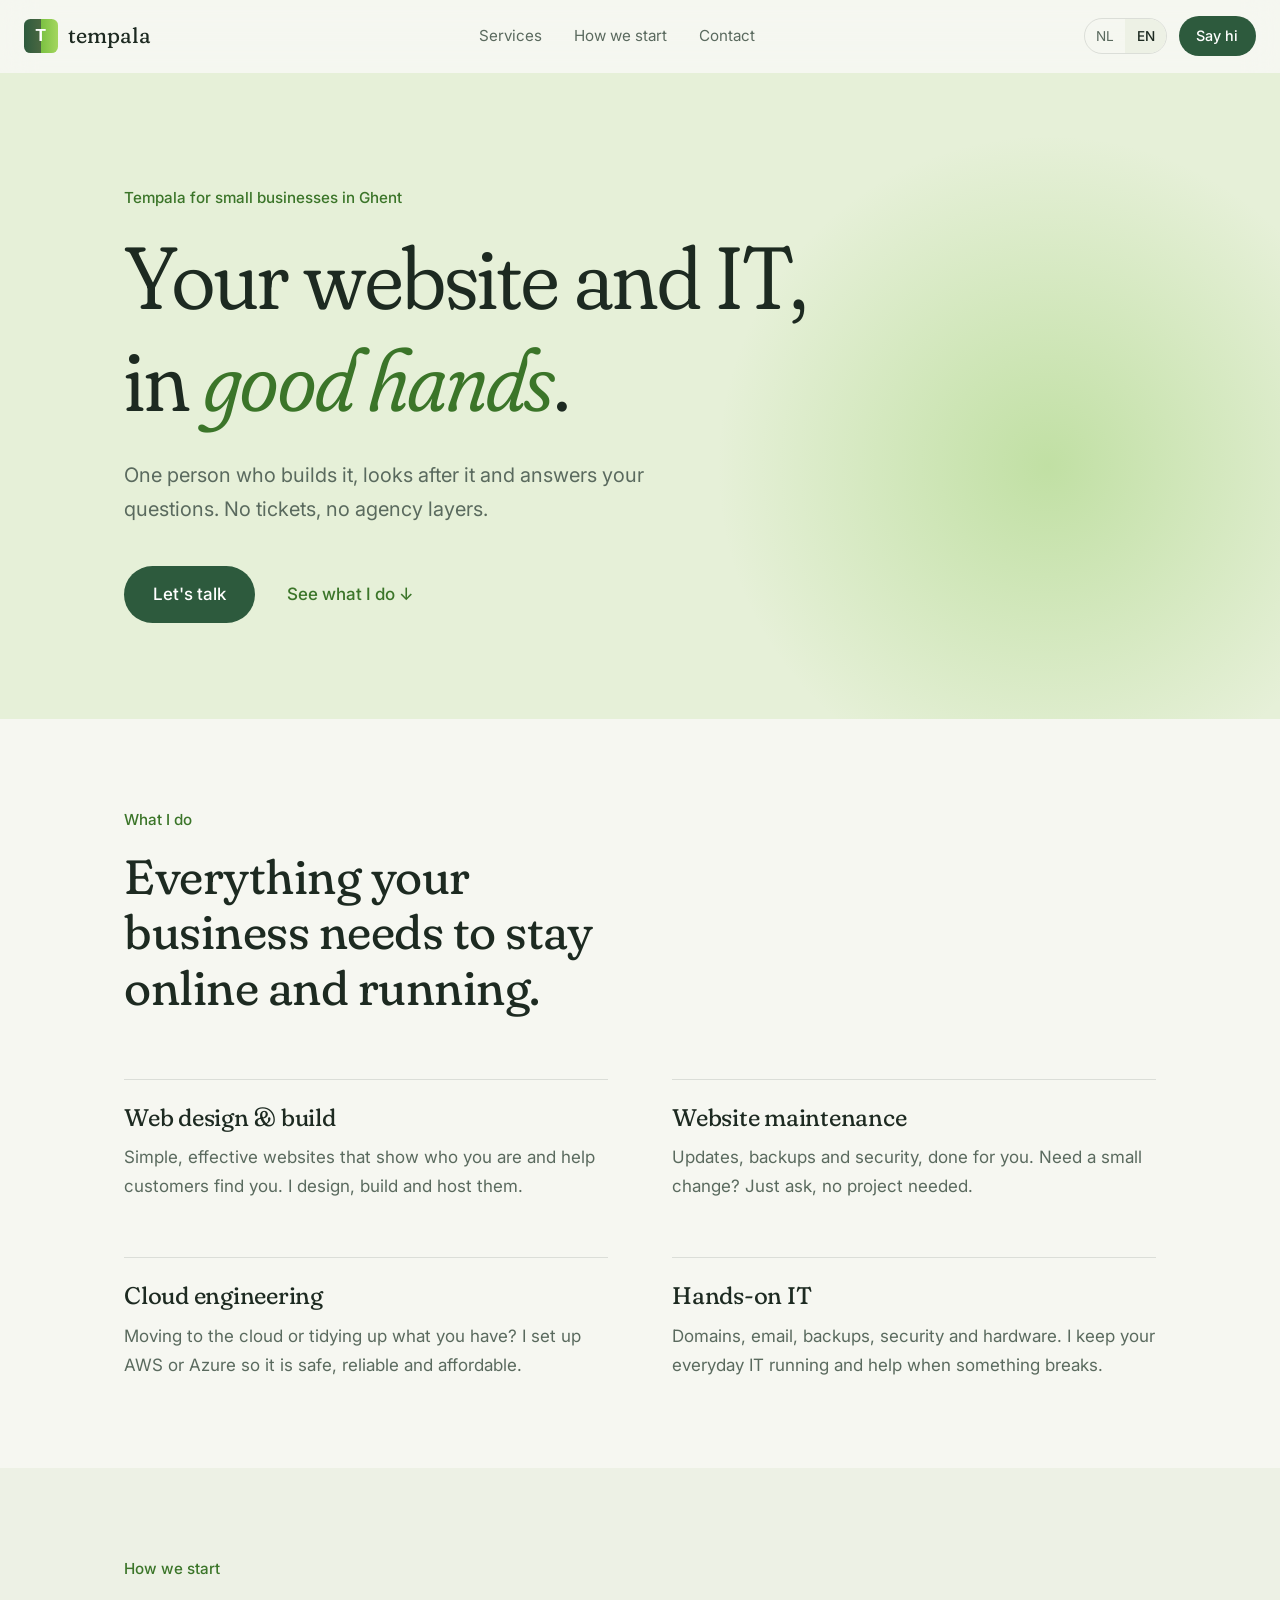
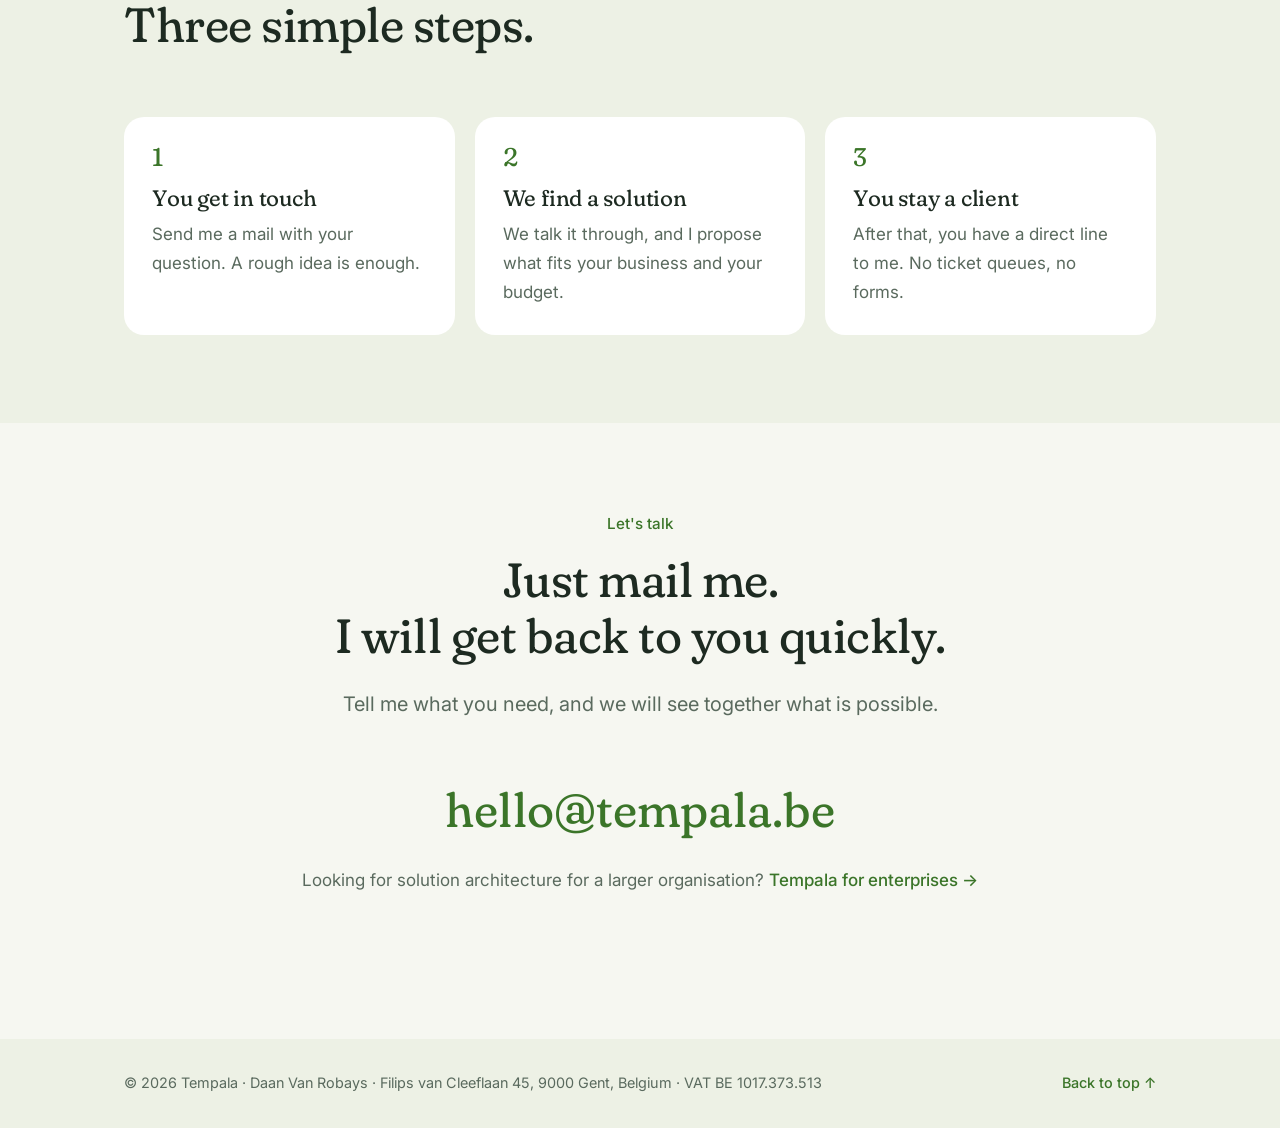
<file: en/small-business.html>
<!DOCTYPE html>
<html lang="en">
<head>
    <meta charset="UTF-8">
    <meta name="viewport" content="width=device-width, initial-scale=1.0">
    <title>Websites, cloud &amp; IT for small businesses in Ghent | Tempala</title>
    <meta name="description" content="Websites, maintenance, cloud and everyday IT for small businesses in and around Ghent. One person who builds it, looks after it and answers your questions.">
    <meta name="robots" content="index, follow">
    <meta name="author" content="Daan Van Robays">
    <meta name="theme-color" content="#e6f0d8">
    <meta property="og:type" content="website">
    <meta property="og:site_name" content="Tempala">
    <meta property="og:title" content="Websites, cloud &amp; IT for small businesses in Ghent | Tempala">
    <meta property="og:description" content="Websites, maintenance, cloud and everyday IT for small businesses in and around Ghent. One person who builds it, looks after it and answers your questions.">
    <meta property="og:url" content="https://tempala.be/en/small-business">
    <meta property="og:image" content="https://tempala.be/og-image.png">
    <meta property="og:image:width" content="1200">
    <meta property="og:image:height" content="630">
    <meta property="og:image:alt" content="Tempala: pragmatic solutions, driven by curiosity">
    <meta property="og:locale" content="en_GB">
    <meta property="og:locale:alternate" content="nl_BE">
    <meta name="twitter:card" content="summary_large_image">
    <meta name="twitter:title" content="Websites, cloud &amp; IT for small businesses in Ghent | Tempala">
    <meta name="twitter:description" content="Websites, maintenance, cloud and everyday IT for small businesses in and around Ghent. One person who builds it, looks after it and answers your questions.">
    <meta name="twitter:image" content="https://tempala.be/og-image.png">
    <link rel="canonical" href="https://tempala.be/en/small-business">
    <link rel="alternate" hreflang="en" href="https://tempala.be/en/small-business">
    <link rel="alternate" hreflang="nl" href="https://tempala.be/nl/small-business">
    <link rel="alternate" hreflang="x-default" href="https://tempala.be/small-business">
    <link rel="icon" type="image/svg+xml" href="../favicon.svg">
    <link rel="apple-touch-icon" href="../apple-touch-icon.png">
    <link rel="preconnect" href="https://fonts.googleapis.com">
    <link rel="preconnect" href="https://fonts.gstatic.com" crossorigin>
    <link href="https://fonts.googleapis.com/css2?family=Fraunces:opsz,wght,SOFT@9..144,300..600,0..100&family=Inter:wght@400;500;600&display=swap" rel="stylesheet">
    <link rel="stylesheet" href="../styles.css">
    <script type="application/ld+json">
    {
      "@context": "https://schema.org",
      "@graph": [
        {
          "@type": "ProfessionalService",
          "@id": "https://tempala.be/#business",
          "name": "Tempala",
          "url": "https://tempala.be/",
          "logo": "https://tempala.be/logo-512.png",
          "image": "https://tempala.be/og-image.png",
          "email": "hello@tempala.be",
          "founder": {
            "@id": "https://tempala.be/#daan"
          },
          "knowsLanguage": [
            "en",
            "nl"
          ],
          "makesOffer": [
            {
              "@type": "Offer",
              "itemOffered": {
                "@type": "Service",
                "name": "Web design & build"
              }
            },
            {
              "@type": "Offer",
              "itemOffered": {
                "@type": "Service",
                "name": "Website maintenance"
              }
            },
            {
              "@type": "Offer",
              "itemOffered": {
                "@type": "Service",
                "name": "Cloud engineering"
              }
            },
            {
              "@type": "Offer",
              "itemOffered": {
                "@type": "Service",
                "name": "Hands-on IT"
              }
            }
          ],
          "address": {
            "@type": "PostalAddress",
            "streetAddress": "Filips van Cleeflaan 45",
            "postalCode": "9000",
            "addressLocality": "Ghent",
            "addressRegion": "Oost-Vlaanderen",
            "addressCountry": "BE"
          },
          "areaServed": [
            {
              "@type": "City",
              "name": "Ghent"
            },
            {
              "@type": "Country",
              "name": "Belgium"
            }
          ],
          "vatID": "BE1017373513"
        },
        {
          "@type": "Person",
          "@id": "https://tempala.be/#daan",
          "name": "Daan Van Robays",
          "jobTitle": "Solution Architect",
          "url": "https://tempala.be/",
          "sameAs": [
            "https://www.linkedin.com/in/daan-v-832490a5/"
          ],
          "worksFor": {
            "@id": "https://tempala.be/#business"
          },
          "homeLocation": {
            "@type": "Place",
            "name": "Ghent, Belgium"
          }
        },
        {
          "@type": "WebSite",
          "@id": "https://tempala.be/#website",
          "url": "https://tempala.be/",
          "name": "Tempala",
          "inLanguage": [
            "en",
            "nl"
          ],
          "publisher": {
            "@id": "https://tempala.be/#business"
          }
        },
        {
          "@type": "WebPage",
          "@id": "https://tempala.be/en/small-business#webpage",
          "url": "https://tempala.be/en/small-business",
          "name": "Websites, cloud & IT for small businesses in Ghent | Tempala",
          "description": "Websites, maintenance, cloud and everyday IT for small businesses in and around Ghent. One person who builds it, looks after it and answers your questions.",
          "inLanguage": "en",
          "isPartOf": {
            "@id": "https://tempala.be/#website"
          },
          "about": {
            "@id": "https://tempala.be/#business"
          }
        }
      ]
    }
    </script>
</head>
<body>
    <header class="site-header">
        <a href="../en/index.html" class="brand" aria-label="Tempala home">
            <img src="../tempala-logo.svg" alt="" class="brand-mark" width="34" height="34">
            <span class="brand-name">tempala</span>
        </a>
        <nav class="site-nav" aria-label="Main">
            <a href="#services">Services</a>
            <a href="#start">How we start</a>
            <a href="#contact">Contact</a>
        </nav>
        <div class="header-actions">
            <nav class="lang-switch" aria-label="Language">
                <a href="../nl/small-business.html" hreflang="nl" lang="nl" data-lang="nl">NL</a>
                <a href="../en/small-business.html" hreflang="en" lang="en" data-lang="en" aria-current="page">EN</a>
            </nav>
            <a href="#contact" class="pill pill-small">Say hi</a>
        </div>
    </header>

    <main>
        <section id="hello" class="hello">
            <div class="hello-light" aria-hidden="true"></div>
            <div class="wrap">
                <p class="eyebrow">Tempala for small businesses in Ghent</p>
                <h1>Your website and IT,<br>in <em>good hands</em>.</h1>
                <p class="lead">One person who builds it, looks after it and answers your questions. No tickets, no agency layers.</p>
                <div class="hello-actions">
                    <a href="#contact" class="pill">Let's talk</a>
                    <a href="#services" class="text-link">See what I do <span aria-hidden="true">↓</span></a>
                </div>
            </div>
        </section>

        <section id="services" class="section">
            <div class="wrap">
                <header class="section-intro">
                    <p class="eyebrow">What I do</p>
                    <h2>Everything your business needs to stay online and running.</h2>
                </header>
                <ul class="help-list">
                    <li class="reveal">
                        <h3>Web design &amp; build</h3>
                        <p>Simple, effective websites that show who you are and help customers find you. I design, build and host them.</p>
                    </li>
                    <li class="reveal">
                        <h3>Website maintenance</h3>
                        <p>Updates, backups and security, done for you. Need a small change? Just ask, no project needed.</p>
                    </li>
                    <li class="reveal">
                        <h3>Cloud engineering</h3>
                        <p>Moving to the cloud or tidying up what you have? I set up AWS or Azure so it is safe, reliable and affordable.</p>
                    </li>
                    <li class="reveal">
                        <h3>Hands-on IT</h3>
                        <p>Domains, email, backups, security and hardware. I keep your everyday IT running and help when something breaks.</p>
                    </li>
                </ul>
            </div>
        </section>

        <section id="start" class="section section-soft">
            <div class="wrap">
                <header class="section-intro">
                    <p class="eyebrow">How we start</p>
                    <h2>Three simple steps.</h2>
                </header>
                <ol class="steps">
                    <li class="reveal">
                        <h3>You get in touch</h3>
                        <p>Send me a mail with your question. A rough idea is enough.</p>
                    </li>
                    <li class="reveal">
                        <h3>We find a solution</h3>
                        <p>We talk it through, and I propose what fits your business and your budget.</p>
                    </li>
                    <li class="reveal">
                        <h3>You stay a client</h3>
                        <p>After that, you have a direct line to me. No ticket queues, no forms.</p>
                    </li>
                </ol>
            </div>
        </section>

        <section id="contact" class="section contact">
            <div class="wrap">
                <p class="eyebrow">Let's talk</p>
                <h2>Just mail me.<br>I will get back to you quickly.</h2>
                <p class="lead">Tell me what you need, and we will see together what is possible.</p>
                <a href="mailto:hello@tempala.be" class="contact-email">hello@tempala.be</a>
                <p class="contact-alt">Looking for solution architecture for a larger organisation? <a href="../en/index.html" class="text-link">Tempala for enterprises <span aria-hidden="true">→</span></a></p>
            </div>
        </section>
    </main>

    <footer class="site-footer section-soft">
        <div class="wrap">
            <span>&copy; <span id="year">2026</span> Tempala · Daan Van Robays · Filips van Cleeflaan 45, 9000 Gent, Belgium · VAT BE 1017.373.513</span>
            <a href="#hello" class="text-link">Back to top <span aria-hidden="true">↑</span></a>
        </div>
    </footer>

    <script src="../script.js"></script>
</body>
</html>
</file>
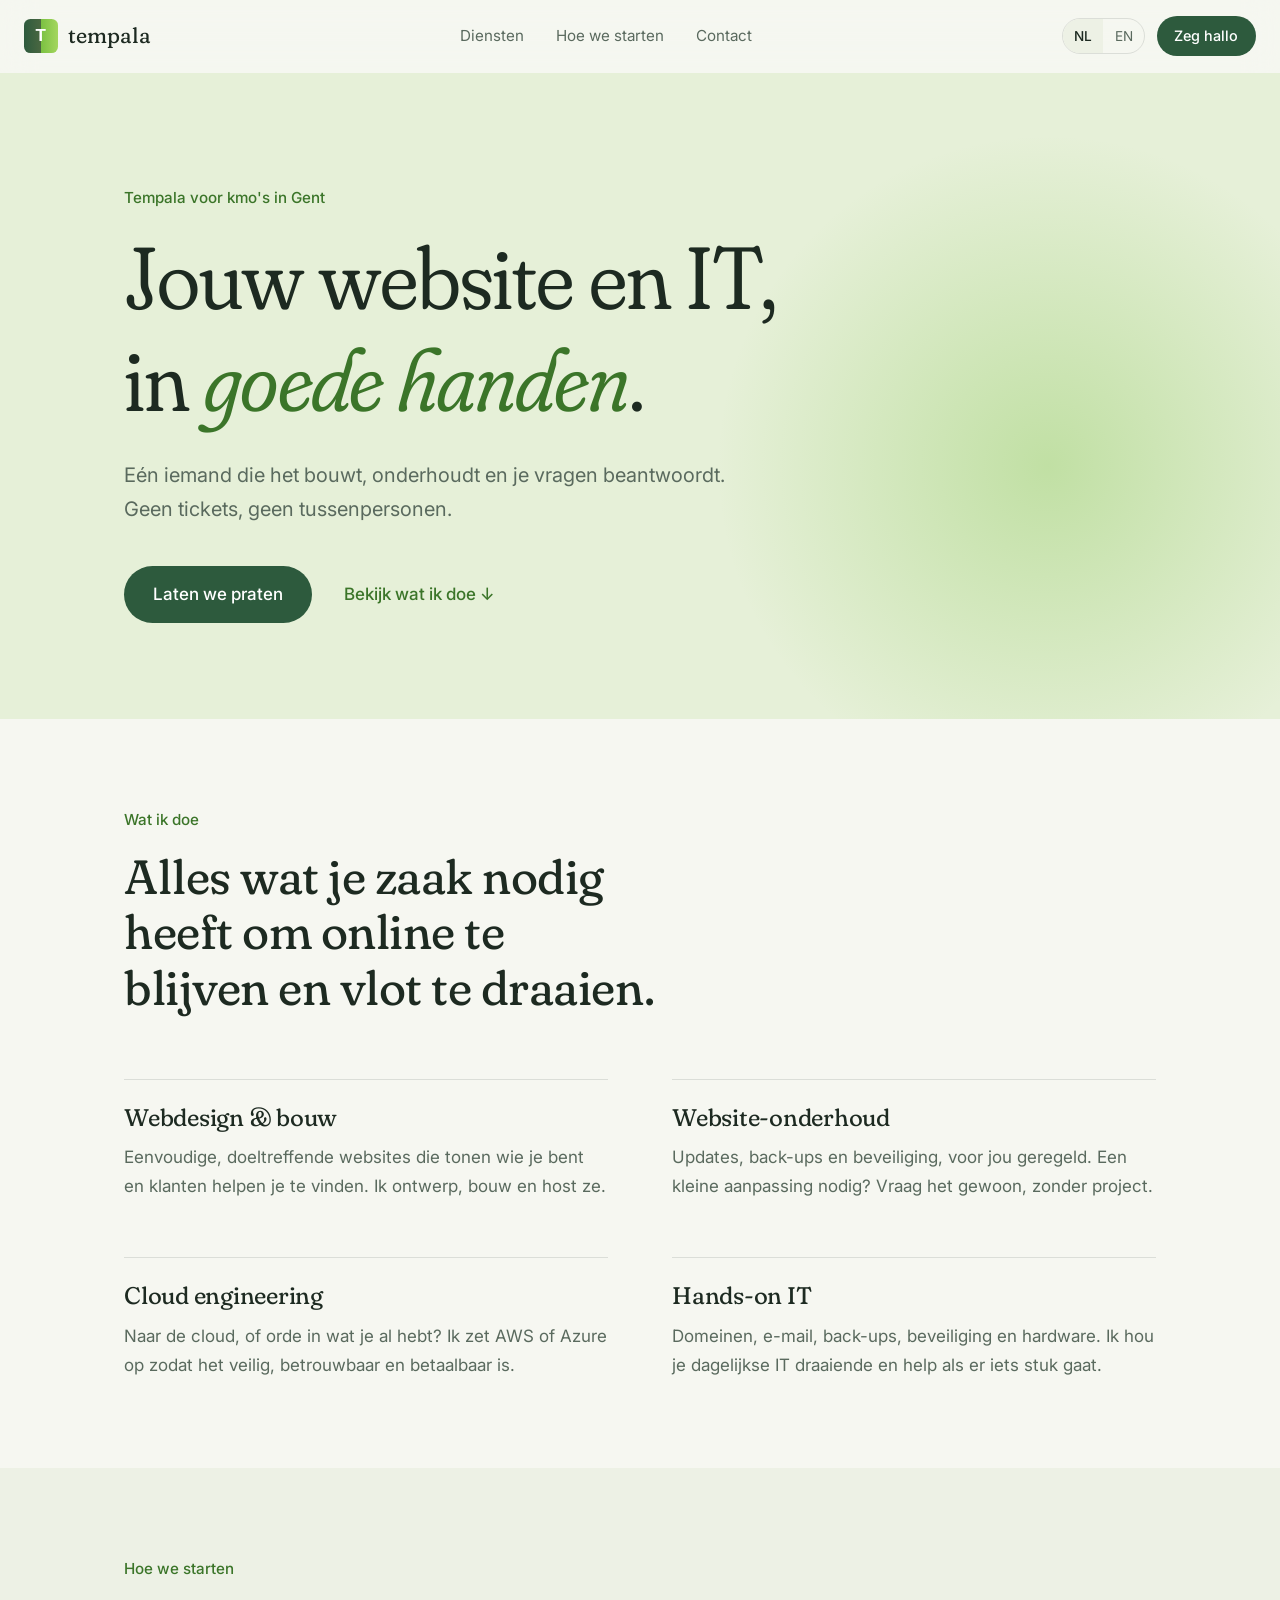
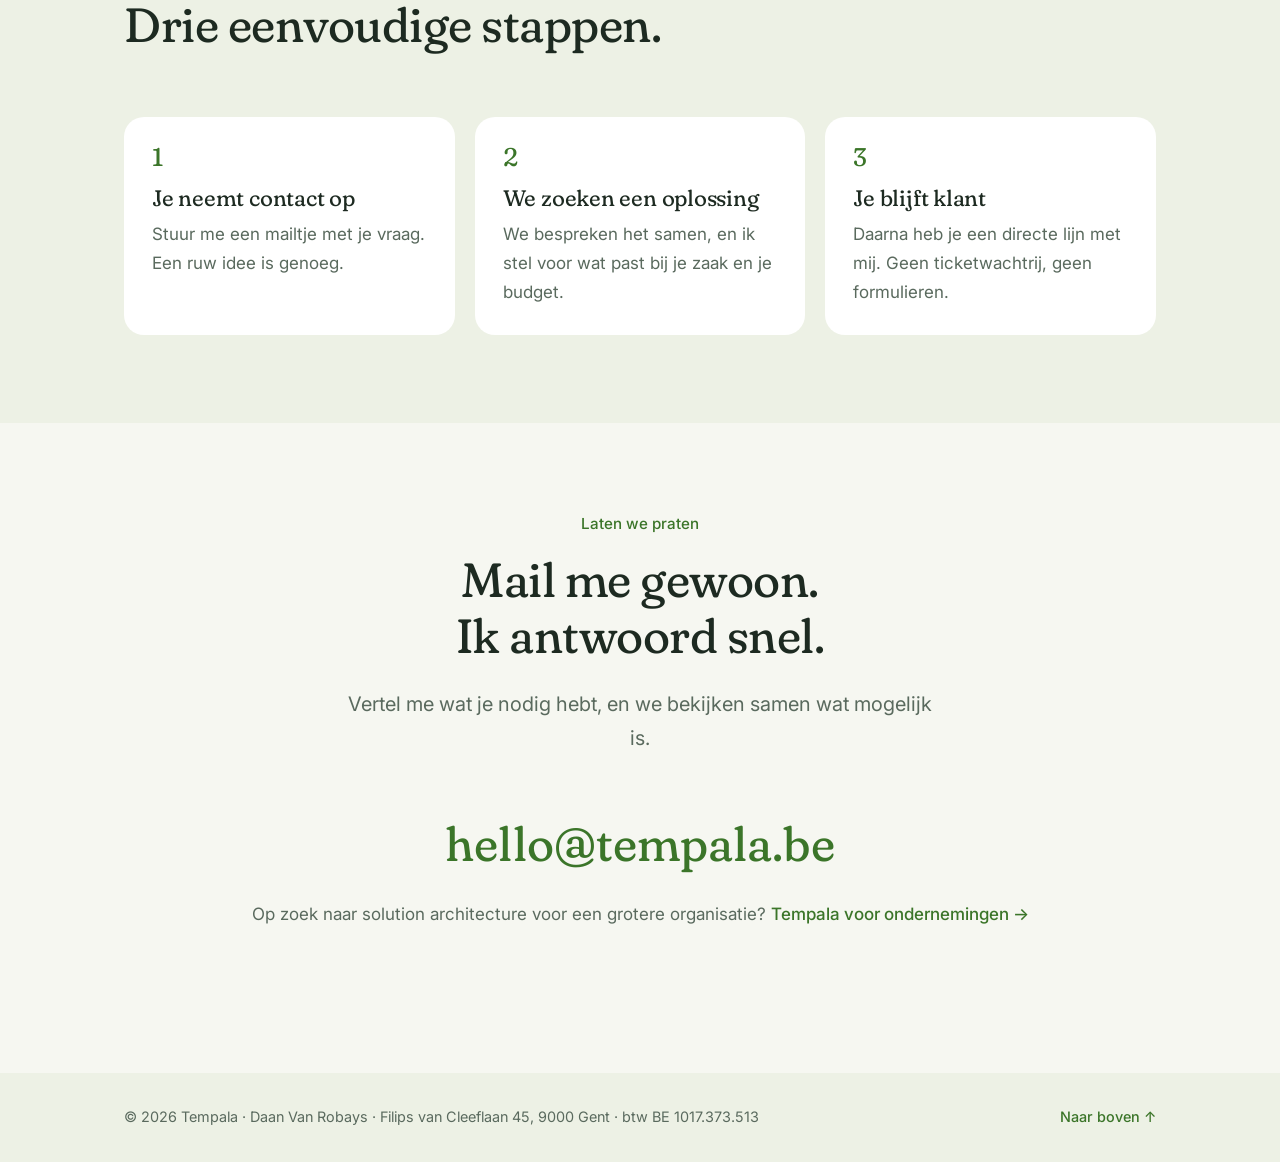
<file: nl/small-business.html>
<!DOCTYPE html>
<html lang="nl">
<head>
    <meta charset="UTF-8">
    <meta name="viewport" content="width=device-width, initial-scale=1.0">
    <title>Websites, cloud &amp; IT voor kmo's in Gent | Tempala</title>
    <meta name="description" content="Websites, onderhoud, cloud en dagelijkse IT voor kmo's in en rond Gent. Eén iemand die het bouwt, onderhoudt en je vragen beantwoordt.">
    <meta name="robots" content="index, follow">
    <meta name="author" content="Daan Van Robays">
    <meta name="theme-color" content="#e6f0d8">
    <meta property="og:type" content="website">
    <meta property="og:site_name" content="Tempala">
    <meta property="og:title" content="Websites, cloud &amp; IT voor kmo's in Gent | Tempala">
    <meta property="og:description" content="Websites, onderhoud, cloud en dagelijkse IT voor kmo's in en rond Gent. Eén iemand die het bouwt, onderhoudt en je vragen beantwoordt.">
    <meta property="og:url" content="https://tempala.be/nl/small-business">
    <meta property="og:image" content="https://tempala.be/og-image.png">
    <meta property="og:image:width" content="1200">
    <meta property="og:image:height" content="630">
    <meta property="og:image:alt" content="Tempala: pragmatic solutions, driven by curiosity">
    <meta property="og:locale" content="nl_BE">
    <meta property="og:locale:alternate" content="en_GB">
    <meta name="twitter:card" content="summary_large_image">
    <meta name="twitter:title" content="Websites, cloud &amp; IT voor kmo's in Gent | Tempala">
    <meta name="twitter:description" content="Websites, onderhoud, cloud en dagelijkse IT voor kmo's in en rond Gent. Eén iemand die het bouwt, onderhoudt en je vragen beantwoordt.">
    <meta name="twitter:image" content="https://tempala.be/og-image.png">
    <link rel="canonical" href="https://tempala.be/nl/small-business">
    <link rel="alternate" hreflang="en" href="https://tempala.be/en/small-business">
    <link rel="alternate" hreflang="nl" href="https://tempala.be/nl/small-business">
    <link rel="alternate" hreflang="x-default" href="https://tempala.be/small-business">
    <link rel="icon" type="image/svg+xml" href="../favicon.svg">
    <link rel="apple-touch-icon" href="../apple-touch-icon.png">
    <link rel="preconnect" href="https://fonts.googleapis.com">
    <link rel="preconnect" href="https://fonts.gstatic.com" crossorigin>
    <link href="https://fonts.googleapis.com/css2?family=Fraunces:opsz,wght,SOFT@9..144,300..600,0..100&family=Inter:wght@400;500;600&display=swap" rel="stylesheet">
    <link rel="stylesheet" href="../styles.css">
    <script type="application/ld+json">
    {
      "@context": "https://schema.org",
      "@graph": [
        {
          "@type": "ProfessionalService",
          "@id": "https://tempala.be/#business",
          "name": "Tempala",
          "url": "https://tempala.be/",
          "logo": "https://tempala.be/logo-512.png",
          "image": "https://tempala.be/og-image.png",
          "email": "hello@tempala.be",
          "founder": {
            "@id": "https://tempala.be/#daan"
          },
          "knowsLanguage": [
            "en",
            "nl"
          ],
          "makesOffer": [
            {
              "@type": "Offer",
              "itemOffered": {
                "@type": "Service",
                "name": "Webdesign & bouw"
              }
            },
            {
              "@type": "Offer",
              "itemOffered": {
                "@type": "Service",
                "name": "Website-onderhoud"
              }
            },
            {
              "@type": "Offer",
              "itemOffered": {
                "@type": "Service",
                "name": "Cloud engineering"
              }
            },
            {
              "@type": "Offer",
              "itemOffered": {
                "@type": "Service",
                "name": "Hands-on IT"
              }
            }
          ],
          "address": {
            "@type": "PostalAddress",
            "streetAddress": "Filips van Cleeflaan 45",
            "postalCode": "9000",
            "addressLocality": "Gent",
            "addressRegion": "Oost-Vlaanderen",
            "addressCountry": "BE"
          },
          "areaServed": [
            {
              "@type": "City",
              "name": "Gent"
            },
            {
              "@type": "Country",
              "name": "België"
            }
          ],
          "vatID": "BE1017373513"
        },
        {
          "@type": "Person",
          "@id": "https://tempala.be/#daan",
          "name": "Daan Van Robays",
          "jobTitle": "Solution Architect",
          "url": "https://tempala.be/",
          "sameAs": [
            "https://www.linkedin.com/in/daan-v-832490a5/"
          ],
          "worksFor": {
            "@id": "https://tempala.be/#business"
          },
          "homeLocation": {
            "@type": "Place",
            "name": "Gent, België"
          }
        },
        {
          "@type": "WebSite",
          "@id": "https://tempala.be/#website",
          "url": "https://tempala.be/",
          "name": "Tempala",
          "inLanguage": [
            "en",
            "nl"
          ],
          "publisher": {
            "@id": "https://tempala.be/#business"
          }
        },
        {
          "@type": "WebPage",
          "@id": "https://tempala.be/nl/small-business#webpage",
          "url": "https://tempala.be/nl/small-business",
          "name": "Websites, cloud & IT voor kmo's in Gent | Tempala",
          "description": "Websites, onderhoud, cloud en dagelijkse IT voor kmo's in en rond Gent. Eén iemand die het bouwt, onderhoudt en je vragen beantwoordt.",
          "inLanguage": "nl",
          "isPartOf": {
            "@id": "https://tempala.be/#website"
          },
          "about": {
            "@id": "https://tempala.be/#business"
          }
        }
      ]
    }
    </script>
</head>
<body>
    <header class="site-header">
        <a href="../nl/index.html" class="brand" aria-label="Tempala home">
            <img src="../tempala-logo.svg" alt="" class="brand-mark" width="34" height="34">
            <span class="brand-name">tempala</span>
        </a>
        <nav class="site-nav" aria-label="Main">
            <a href="#services">Diensten</a>
            <a href="#start">Hoe we starten</a>
            <a href="#contact">Contact</a>
        </nav>
        <div class="header-actions">
            <nav class="lang-switch" aria-label="Language">
                <a href="../nl/small-business.html" hreflang="nl" lang="nl" data-lang="nl" aria-current="page">NL</a>
                <a href="../en/small-business.html" hreflang="en" lang="en" data-lang="en">EN</a>
            </nav>
            <a href="#contact" class="pill pill-small">Zeg hallo</a>
        </div>
    </header>

    <main>
        <section id="hello" class="hello">
            <div class="hello-light" aria-hidden="true"></div>
            <div class="wrap">
                <p class="eyebrow">Tempala voor kmo's in Gent</p>
                <h1>Jouw website en IT,<br>in <em>goede handen</em>.</h1>
                <p class="lead">Eén iemand die het bouwt, onderhoudt en je vragen beantwoordt. Geen tickets, geen tussenpersonen.</p>
                <div class="hello-actions">
                    <a href="#contact" class="pill">Laten we praten</a>
                    <a href="#services" class="text-link">Bekijk wat ik doe <span aria-hidden="true">↓</span></a>
                </div>
            </div>
        </section>

        <section id="services" class="section">
            <div class="wrap">
                <header class="section-intro">
                    <p class="eyebrow">Wat ik doe</p>
                    <h2>Alles wat je zaak nodig heeft om online te blijven en vlot te draaien.</h2>
                </header>
                <ul class="help-list">
                    <li class="reveal">
                        <h3>Webdesign &amp; bouw</h3>
                        <p>Eenvoudige, doeltreffende websites die tonen wie je bent en klanten helpen je te vinden. Ik ontwerp, bouw en host ze.</p>
                    </li>
                    <li class="reveal">
                        <h3>Website-onderhoud</h3>
                        <p>Updates, back-ups en beveiliging, voor jou geregeld. Een kleine aanpassing nodig? Vraag het gewoon, zonder project.</p>
                    </li>
                    <li class="reveal">
                        <h3>Cloud engineering</h3>
                        <p>Naar de cloud, of orde in wat je al hebt? Ik zet AWS of Azure op zodat het veilig, betrouwbaar en betaalbaar is.</p>
                    </li>
                    <li class="reveal">
                        <h3>Hands-on IT</h3>
                        <p>Domeinen, e-mail, back-ups, beveiliging en hardware. Ik hou je dagelijkse IT draaiende en help als er iets stuk gaat.</p>
                    </li>
                </ul>
            </div>
        </section>

        <section id="start" class="section section-soft">
            <div class="wrap">
                <header class="section-intro">
                    <p class="eyebrow">Hoe we starten</p>
                    <h2>Drie eenvoudige stappen.</h2>
                </header>
                <ol class="steps">
                    <li class="reveal">
                        <h3>Je neemt contact op</h3>
                        <p>Stuur me een mailtje met je vraag. Een ruw idee is genoeg.</p>
                    </li>
                    <li class="reveal">
                        <h3>We zoeken een oplossing</h3>
                        <p>We bespreken het samen, en ik stel voor wat past bij je zaak en je budget.</p>
                    </li>
                    <li class="reveal">
                        <h3>Je blijft klant</h3>
                        <p>Daarna heb je een directe lijn met mij. Geen ticketwachtrij, geen formulieren.</p>
                    </li>
                </ol>
            </div>
        </section>

        <section id="contact" class="section contact">
            <div class="wrap">
                <p class="eyebrow">Laten we praten</p>
                <h2>Mail me gewoon.<br>Ik antwoord snel.</h2>
                <p class="lead">Vertel me wat je nodig hebt, en we bekijken samen wat mogelijk is.</p>
                <a href="mailto:hello@tempala.be" class="contact-email">hello@tempala.be</a>
                <p class="contact-alt">Op zoek naar solution architecture voor een grotere organisatie? <a href="../nl/index.html" class="text-link">Tempala voor ondernemingen <span aria-hidden="true">→</span></a></p>
            </div>
        </section>
    </main>

    <footer class="site-footer section-soft">
        <div class="wrap">
            <span>&copy; <span id="year">2026</span> Tempala · Daan Van Robays · Filips van Cleeflaan 45, 9000 Gent · btw BE 1017.373.513</span>
            <a href="#hello" class="text-link">Naar boven <span aria-hidden="true">↑</span></a>
        </div>
    </footer>

    <script src="../script.js"></script>
</body>
</html>
</file>
<file: styles.css>
*,
*::before,
*::after {
    margin: 0;
    padding: 0;
    box-sizing: border-box;
}

:root {
    --bg: #f6f7f1;
    --bg-soft: #edf1e5;
    --hero: #e6f0d8;
    --surface: #ffffff;
    --text: #1d2a21;
    --muted: #5a6a5e;
    --line: rgba(29, 42, 33, 0.12);
    --green: #7bc142;
    --green-deep: #2d5a3d;
    --green-text: #3b7529;
    --glow: rgba(123, 193, 66, 0.28);
    --pill-bg: #2d5a3d;
    --pill-text: #ffffff;
    --header-bg: rgba(246, 247, 241, 0.8);

    --serif: 'Fraunces', Georgia, serif;
    --sans: 'Inter', system-ui, -apple-system, sans-serif;
    --radius: 20px;
}

html {
    scroll-behavior: smooth;
    scroll-padding-top: 88px;
}

body {
    font-family: var(--sans);
    font-size: 1.0625rem;
    line-height: 1.7;
    color: var(--text);
    background: var(--bg);
    overflow-x: hidden;
}

h1,
h2,
h3 {
    font-family: var(--serif);
    font-weight: 400;
    font-variation-settings: "SOFT" 100;
    line-height: 1.15;
    letter-spacing: -0.01em;
}

a {
    color: inherit;
}

.wrap {
    max-width: 1080px;
    margin: 0 auto;
    padding: 0 24px;
}

.eyebrow {
    font-size: 0.95rem;
    font-weight: 500;
    color: var(--green-text);
    margin-bottom: 1rem;
}

.lead {
    font-size: 1.25rem;
    color: var(--muted);
    max-width: 38rem;
}

/* Buttons & links */
.pill {
    display: inline-block;
    padding: 0.9rem 1.8rem;
    border-radius: 999px;
    background: var(--pill-bg);
    color: var(--pill-text);
    font-weight: 500;
    text-decoration: none;
    transition: transform 0.3s ease, box-shadow 0.3s ease;
}

.pill:hover {
    transform: translateY(-2px);
    box-shadow: 0 10px 30px var(--glow);
}

.pill-small {
    padding: 0.5rem 1.1rem;
    font-size: 0.9rem;
}

.text-link {
    color: var(--green-text);
    font-weight: 500;
    text-decoration: underline;
    text-decoration-thickness: 1px;
    text-underline-offset: 0.3em;
    text-decoration-color: transparent;
    transition: text-decoration-color 0.3s ease;
}

.text-link:hover {
    text-decoration-color: currentColor;
}

:focus-visible {
    outline: 2px solid var(--green);
    outline-offset: 3px;
    border-radius: 6px;
}

/* Header */
.site-header {
    position: sticky;
    top: 0;
    z-index: 10;
    display: flex;
    align-items: center;
    justify-content: space-between;
    gap: 1.5rem;
    padding: 1rem 24px;
    background: var(--header-bg);
    -webkit-backdrop-filter: blur(16px);
    backdrop-filter: blur(16px);
    border-bottom: 1px solid transparent;
    transition: border-color 0.3s ease;
}

.site-header.scrolled {
    border-bottom-color: var(--line);
}

.brand {
    display: flex;
    align-items: center;
    gap: 0.6rem;
    text-decoration: none;
}

.brand-mark {
    width: 34px;
    height: 34px;
}

.brand-name {
    font-family: var(--serif);
    font-variation-settings: "SOFT" 100;
    font-size: 1.35rem;
}

.site-nav {
    display: flex;
    gap: 2rem;
}

.site-nav a {
    color: var(--muted);
    text-decoration: none;
    font-size: 0.95rem;
    transition: color 0.3s ease;
}

.site-nav a:hover {
    color: var(--text);
}

.header-actions {
    display: flex;
    align-items: center;
    gap: 0.75rem;
}

/* Hello */
.hello {
    position: relative;
    overflow: hidden;
    padding: 7rem 0 6rem;
    background: var(--hero);
}

.hello-light {
    position: absolute;
    top: 5%;
    right: -10%;
    width: min(70vw, 720px);
    aspect-ratio: 1;
    border-radius: 50%;
    background: radial-gradient(circle, rgba(123, 193, 66, 0.35) 0%, transparent 65%);
    animation: drift 40s ease-in-out infinite alternate;
    pointer-events: none;
}

@keyframes drift {
    from { transform: translate(0, 0) scale(1); }
    50% { transform: translate(-18vw, 8vh) scale(1.1); }
    to { transform: translate(-6vw, -6vh) scale(0.95); }
}

.hello .wrap {
    position: relative;
}

.hello h1 {
    font-size: clamp(2.8rem, 7.5vw, 5.5rem);
    font-weight: 350;
    margin-bottom: 1.75rem;
}

.hello h1 em {
    font-style: italic;
    color: var(--green-text);
}

.hello-actions {
    display: flex;
    flex-wrap: wrap;
    align-items: center;
    gap: 1.5rem 2rem;
    margin-top: 2.5rem;
}

/* Sections */
.section {
    padding: 5.5rem 0;
}

/* Sections alternate between the page colour and soft sage */
.section-soft {
    background: var(--bg-soft);
}

.section h2 {
    font-size: clamp(2rem, 4.5vw, 3rem);
    max-width: 40rem;
    text-wrap: balance;
}

.section-intro {
    margin-bottom: 4rem;
}

/* How I can help */
.help-list {
    list-style: none;
    display: grid;
    grid-template-columns: repeat(2, 1fr);
    gap: 3.5rem 4rem;
}

.help-list li {
    padding-top: 1.5rem;
    border-top: 1px solid var(--line);
}

.help-list h3,
.principles h3 {
    font-size: 1.5rem;
    margin-bottom: 0.75rem;
}

.help-list p,
.principles p,
.approach-text p {
    color: var(--muted);
}

/* How I work */
.approach {
    display: grid;
    grid-template-columns: 1.1fr 1fr;
    gap: 5rem;
    align-items: start;
}

.approach-text h2 {
    margin-bottom: 1.75rem;
}

.approach-text p + p {
    margin-top: 1rem;
}

.principles {
    list-style: none;
    counter-reset: principle;
    display: grid;
    gap: 1.25rem;
}

.principles li {
    counter-increment: principle;
    position: relative;
    padding: 1.75rem 1.75rem 1.75rem 4.5rem;
    background: var(--surface);
    border-radius: var(--radius);
}

.principles li::before {
    content: counter(principle);
    position: absolute;
    left: 1.75rem;
    top: 1.6rem;
    font-family: var(--serif);
    font-variation-settings: "SOFT" 100;
    font-size: 1.6rem;
    line-height: 1;
    color: var(--green-text);
}

/* Toolbox */
.toolbox {
    display: grid;
    grid-template-columns: 1fr 1.4fr;
    gap: 3rem 4rem;
}

.tool-group h3 {
    font-family: var(--sans);
    font-size: 0.95rem;
    font-weight: 500;
    color: var(--muted);
    margin-bottom: 1.25rem;
}

.tags {
    list-style: none;
    display: flex;
    flex-wrap: wrap;
    gap: 0.6rem;
}

.tags li {
    padding: 0.45rem 1rem;
    border: 1px solid var(--line);
    border-radius: 999px;
    font-size: 0.95rem;
    transition: border-color 0.3s ease, background-color 0.3s ease;
}

.tags li:hover {
    border-color: var(--green);
    background: var(--bg-soft);
}

/* Contact */
.contact {
    text-align: center;
    padding-bottom: 9rem;
}

.contact h2 {
    max-width: 48rem;
    margin: 0 auto 1.5rem;
}

.contact .lead {
    margin: 0 auto;
}

.contact-email {
    display: inline-block;
    margin-top: 3rem;
    font-family: var(--serif);
    font-variation-settings: "SOFT" 100;
    font-size: clamp(1.8rem, 5vw, 3rem);
    color: var(--green-text);
    text-decoration: none;
    background: linear-gradient(currentColor, currentColor) no-repeat 0 100% / 0 1px;
    transition: background-size 0.4s ease;
}

.contact-email:hover {
    background-size: 100% 1px;
}

.contact-alt {
    margin-top: 1rem;
    color: var(--muted);
}

/* Footer */
.site-footer {
    padding: 2rem 0;
    background: var(--bg);
    font-size: 0.9rem;
    color: var(--muted);
}

.site-footer .wrap {
    display: flex;
    justify-content: space-between;
    gap: 1rem;
    flex-wrap: wrap;
}

.site-footer.section-soft {
    background: var(--bg-soft);
}

/* Language switch */
.lang-switch {
    display: flex;
    border: 1px solid var(--line);
    border-radius: 999px;
    overflow: hidden;
}

.lang-switch a {
    padding: 0.35rem 0.7rem;
    font-size: 0.85rem;
    color: var(--muted);
    text-decoration: none;
}

.lang-switch a[aria-current="page"] {
    background: var(--bg-soft);
    color: var(--text);
    font-weight: 500;
}

/* Link from the main page to the small-business page */
.bridge {
    background: var(--hero);
    padding: 3.5rem 0;
}

.bridge .wrap {
    display: flex;
    align-items: center;
    justify-content: space-between;
    flex-wrap: wrap;
    gap: 1.5rem 3rem;
}

.bridge h2 {
    font-size: clamp(1.5rem, 3vw, 2rem);
    max-width: 34rem;
    text-wrap: balance;
}

.bridge p {
    color: var(--muted);
    margin-top: 0.5rem;
    max-width: 34rem;
}

/* How we start */
.steps {
    list-style: none;
    counter-reset: step;
    display: grid;
    grid-template-columns: repeat(3, 1fr);
    gap: 1.25rem;
}

.steps li {
    counter-increment: step;
    padding: 1.75rem;
    background: var(--surface);
    border-radius: var(--radius);
}

.steps li::before {
    content: counter(step);
    display: block;
    margin-bottom: 1rem;
    font-family: var(--serif);
    font-variation-settings: "SOFT" 100;
    font-size: 1.6rem;
    line-height: 1;
    color: var(--green-text);
}

.steps h3 {
    font-size: 1.4rem;
    margin-bottom: 0.5rem;
}

.steps p {
    color: var(--muted);
}

/* Gentle fade-in, only when JS is running */
.js .reveal {
    opacity: 0;
    transform: translateY(16px);
    transition: opacity 0.8s ease, transform 0.8s ease;
}

.js .reveal.visible {
    opacity: 1;
    transform: none;
}

/* Responsive */
@media (max-width: 900px) {
    .approach,
    .toolbox {
        grid-template-columns: 1fr;
        gap: 3rem;
    }
}

@media (max-width: 720px) {
    .wrap,
    .site-header {
        padding-left: 16px;
        padding-right: 16px;
    }

    .site-nav {
        display: none;
    }

    .help-list,
    .steps {
        grid-template-columns: 1fr;
        gap: 2.5rem;
    }

    .section {
        padding: 5rem 0;
    }

    .hello {
        padding: 4rem 0 5rem;
    }

    .lead {
        font-size: 1.125rem;
    }
}

@media (prefers-reduced-motion: reduce) {
    html {
        scroll-behavior: auto;
    }

    .hello-light {
        animation: none;
    }

    .js .reveal {
        opacity: 1;
        transform: none;
        transition: none;
    }
}
</file>
